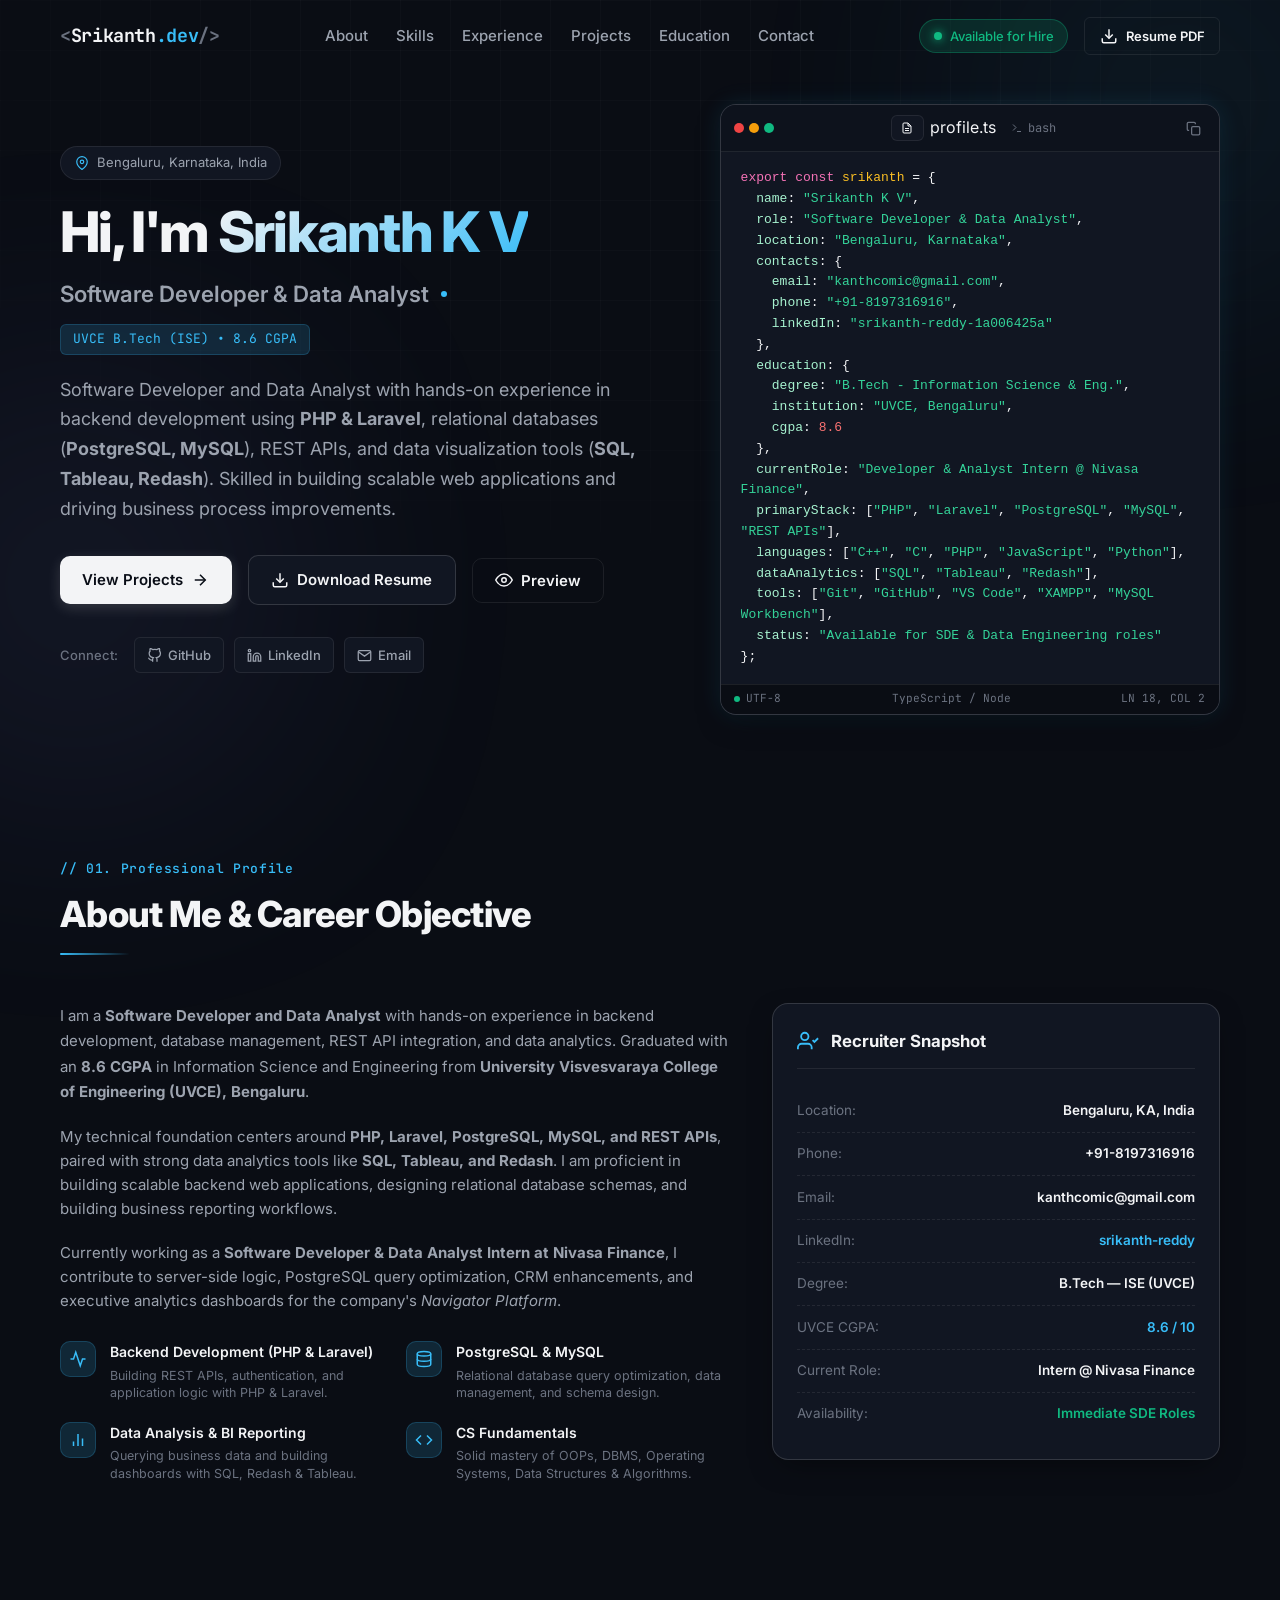
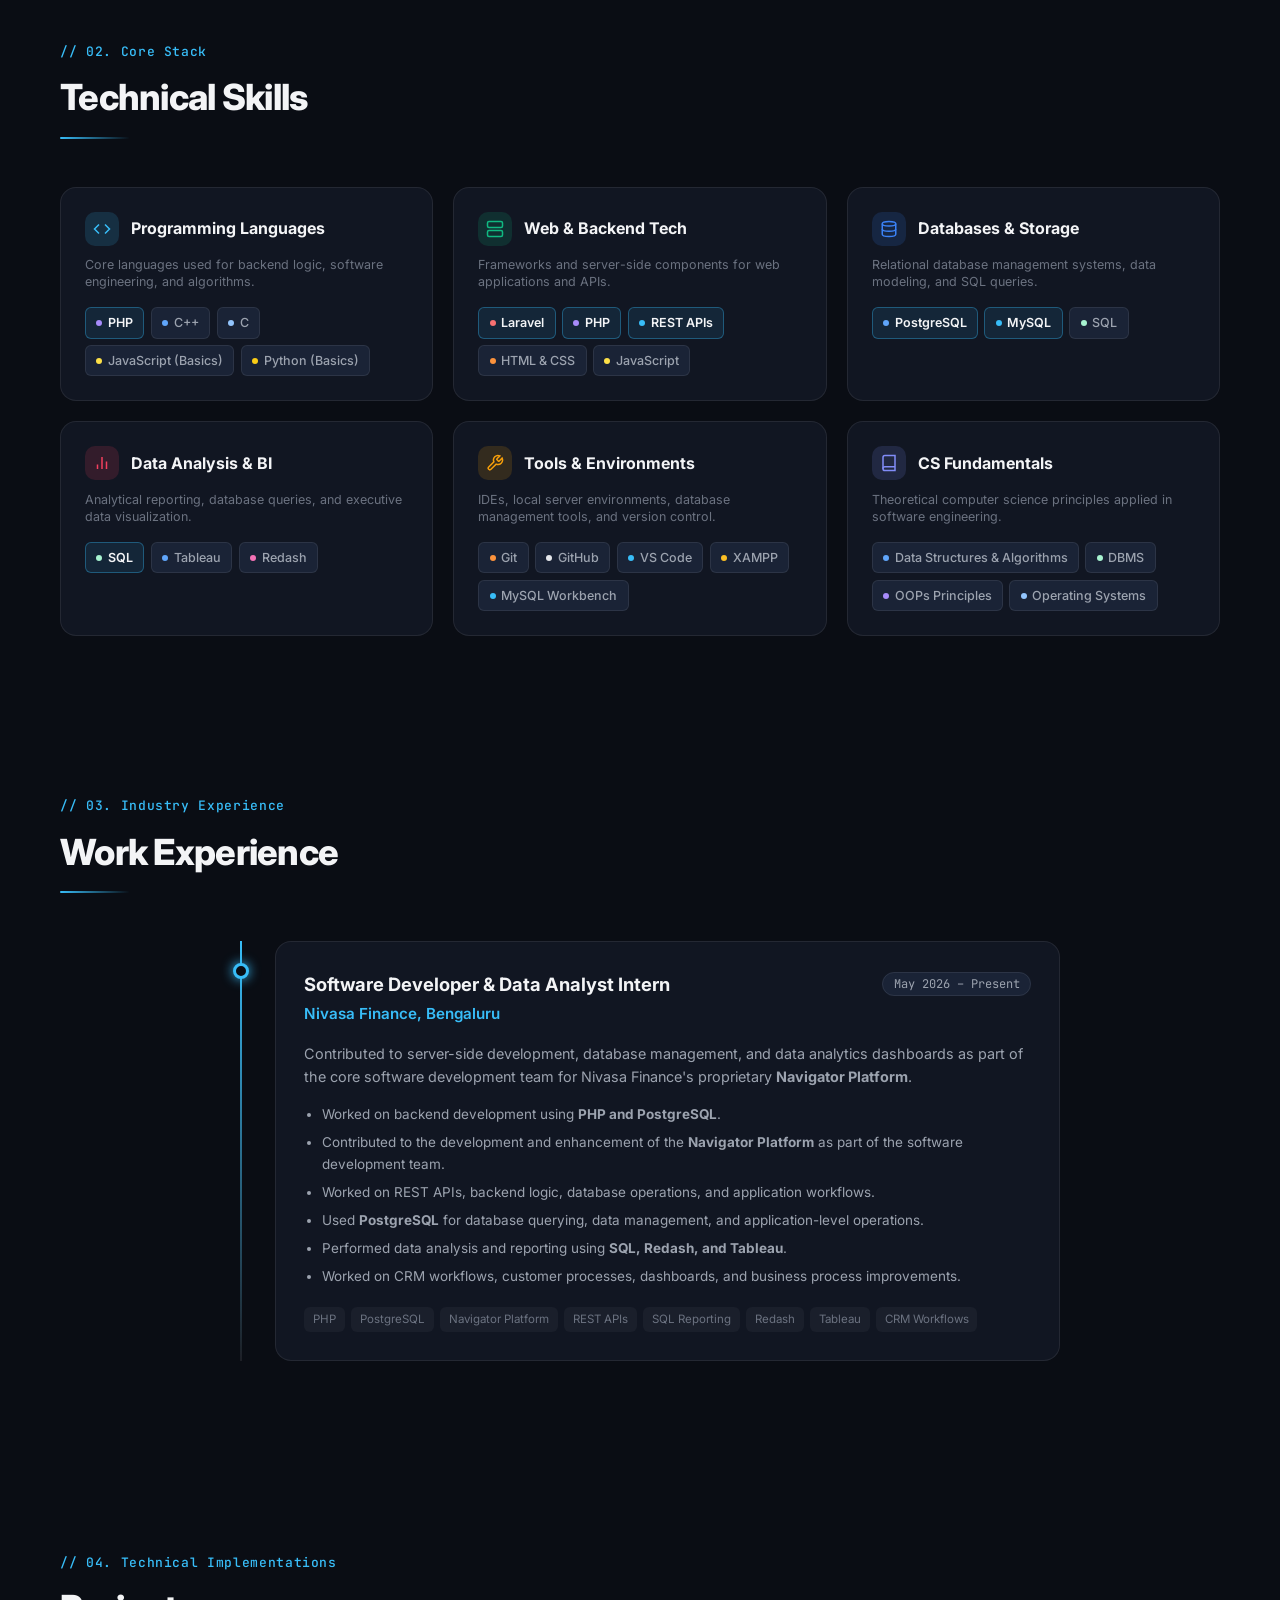
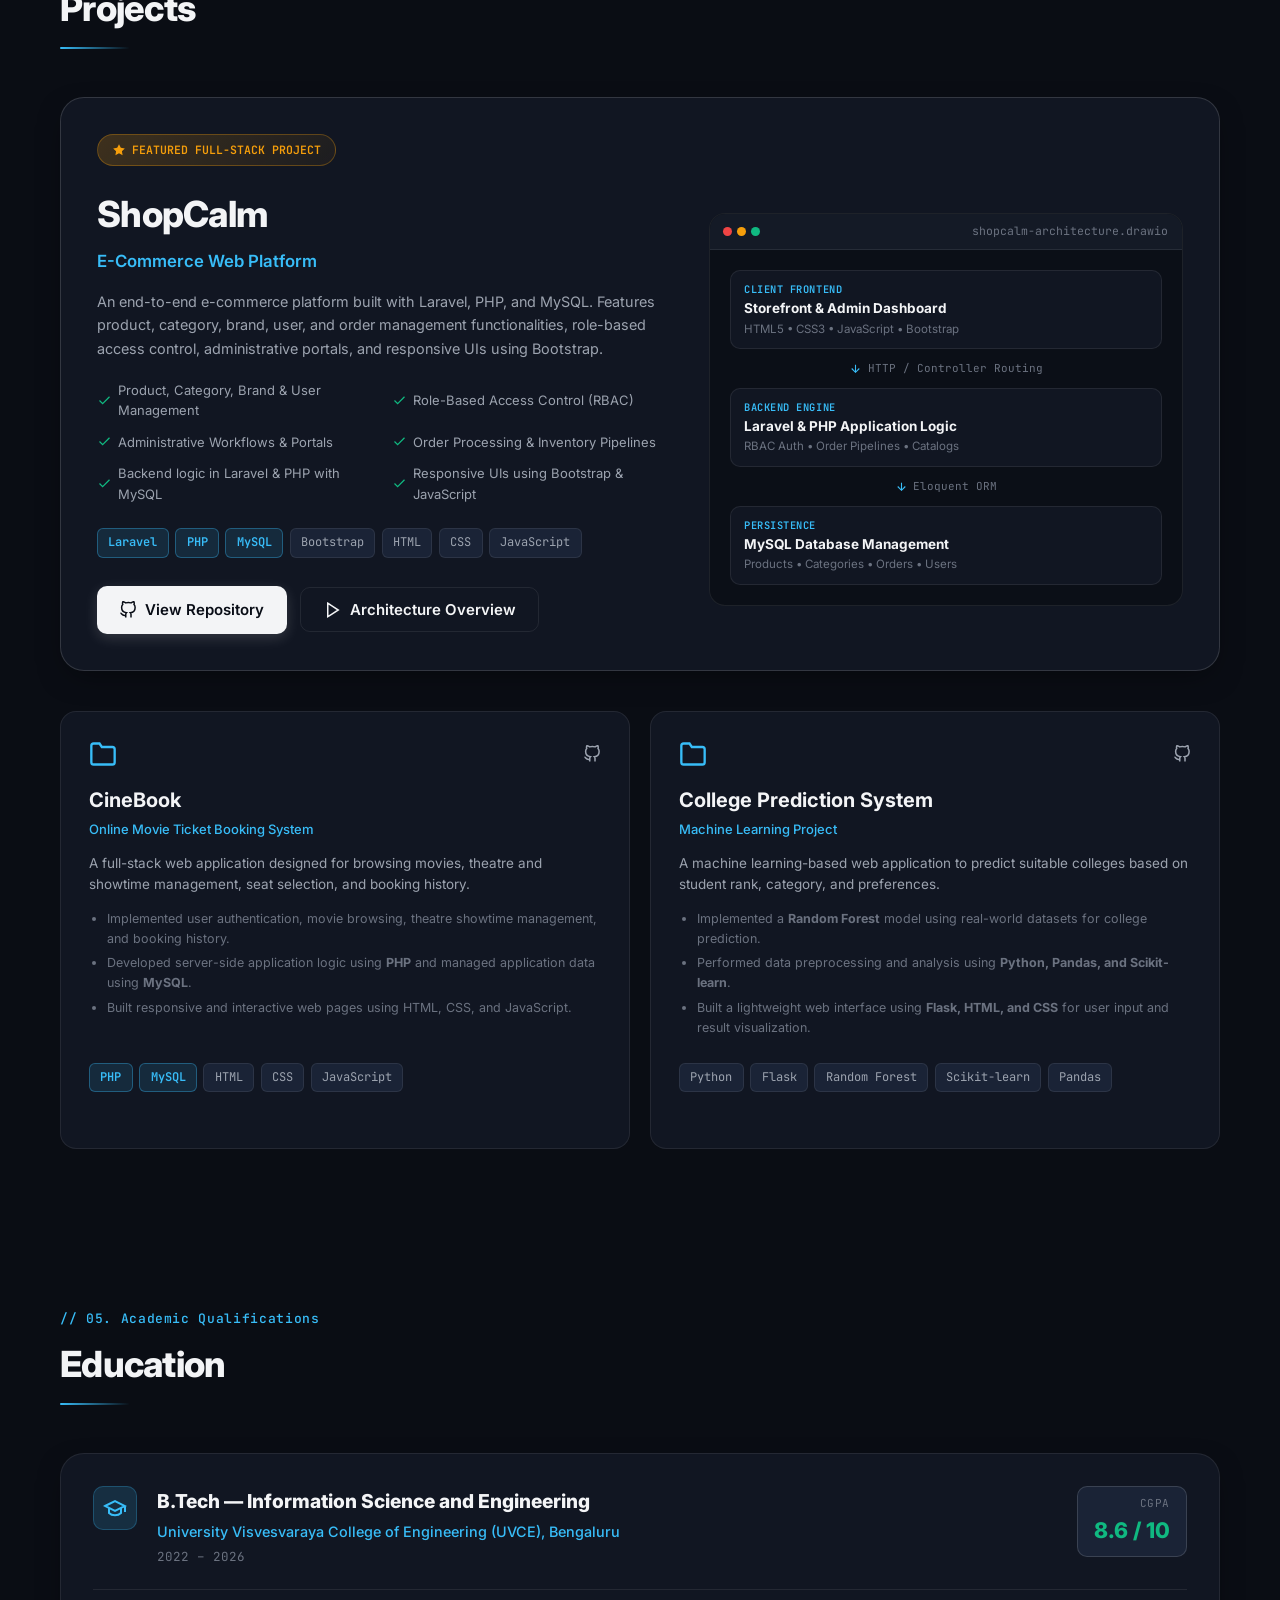
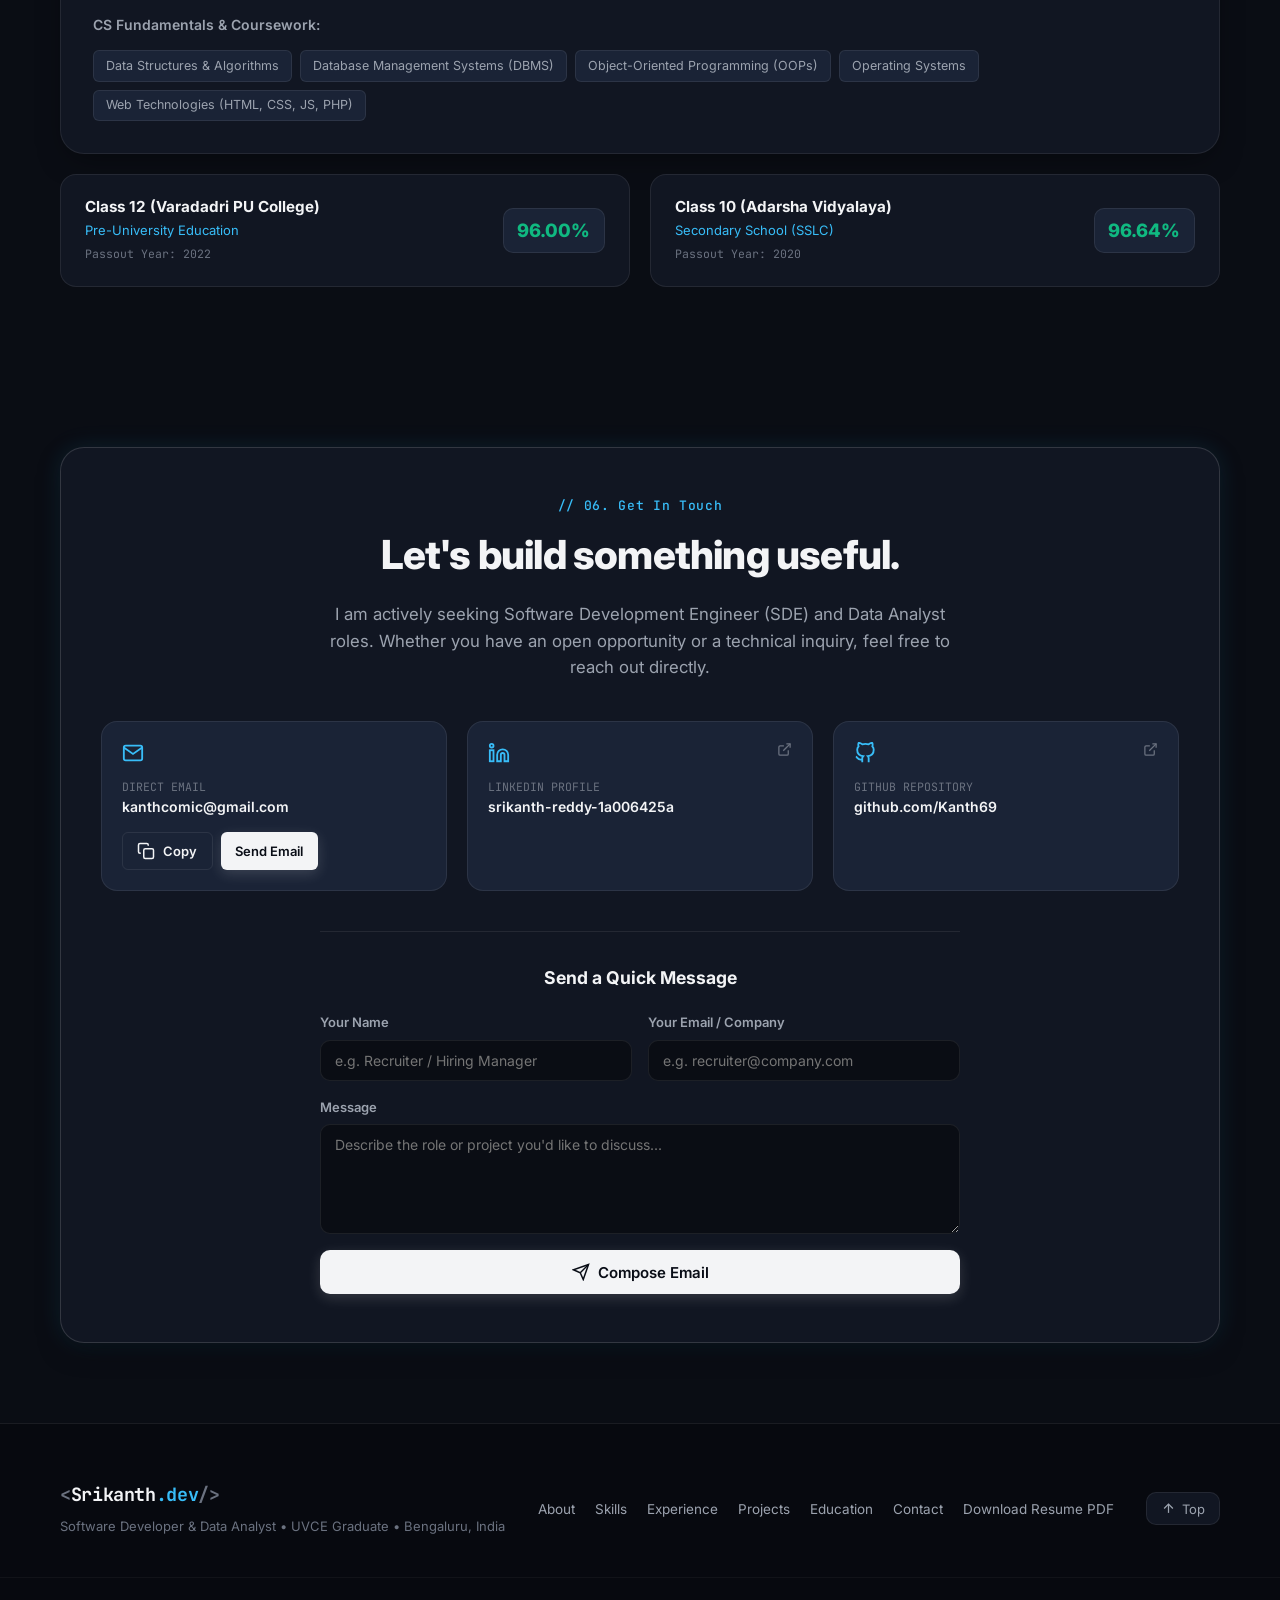
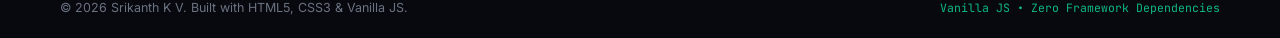
<file: index.html>
<!DOCTYPE html>
<html lang="en" class="dark">
<head>
  <meta charset="UTF-8">
  <meta name="viewport" content="width=device-width, initial-scale=1.0">
  <title>Srikanth K V | Software Developer & Data Analyst</title>
  
  <!-- SEO Meta Tags -->
  <meta name="description" content="Software Developer and Data Analyst based in Bengaluru, India. UVCE B.Tech ISE graduate (CGPA 8.6). Skilled in PHP, Laravel, PostgreSQL, MySQL, REST APIs, Python, and Data Analysis.">
  <meta name="keywords" content="Srikanth K V, Software Developer, Data Analyst, Backend Developer, UVCE, PHP, Laravel, PostgreSQL, MySQL, Python, Flask, Bengaluru">
  <meta name="author" content="Srikanth K V">
  
  <!-- Open Graph / Social Media Meta Tags -->
  <meta property="og:type" content="website">
  <meta property="og:url" content="https://kanth69.github.io/">
  <meta property="og:title" content="Srikanth K V | Software Developer & Data Analyst">
  <meta property="og:description" content="Software Developer and Data Analyst skilled in PHP, Laravel, REST APIs, PostgreSQL, MySQL, and Data Analytics. UVCE B.Tech ISE (8.6 CGPA).">
  <meta property="og:image" content="https://kanth69.github.io/og-image.png">

  <!-- Twitter Card -->
  <meta name="twitter:card" content="summary_large_image">
  <meta name="twitter:title" content="Srikanth K V | Software Developer & Data Analyst">
  <meta name="twitter:description" content="Software Developer and Data Analyst skilled in PHP, Laravel, REST APIs, PostgreSQL, MySQL, and web applications.">

  <!-- Google Fonts -->
  <link rel="preconnect" href="https://fonts.googleapis.com">
  <link rel="preconnect" href="https://fonts.gstatic.com" crossorigin>
  <link href="https://fonts.googleapis.com/css2?family=Inter:wght@300;400;500;600;700;800&family=JetBrains+Mono:wght@400;500;600&display=swap" rel="stylesheet">

  <!-- Main Stylesheet -->
  <link rel="stylesheet" href="style.css">

  <!-- Favicon -->
  <link rel="icon" type="image/svg+xml" href="data:image/svg+xml,<svg xmlns='http://www.w3.org/2000/svg' viewBox='0 0 100 100'><rect width='100' height='100' rx='20' fill='%230b0f17'/><text x='50%' y='68%' font-size='55' font-family='sans-serif' font-weight='bold' fill='%2338bdf8' text-anchor='middle'>S</text></svg>">

  <!-- JSON-LD Structured Data -->
  <script type="application/ld+json">
  {
    "@context": "https://schema.org",
    "@type": "Person",
    "name": "Srikanth K V",
    "jobTitle": "Software Developer & Data Analyst",
    "email": "kanthcomic@gmail.com",
    "telephone": "+91-8197316916",
    "address": {
      "@type": "PostalAddress",
      "addressLocality": "Bengaluru",
      "addressRegion": "Karnataka",
      "addressCountry": "India"
    },
    "alumniOf": {
      "@type": "CollegeOrUniversity",
      "name": "University Visvesvaraya College of Engineering (UVCE)"
    },
    "knowsAbout": ["PHP", "Laravel", "PostgreSQL", "MySQL", "REST APIs", "Python", "Flask", "Redash", "Tableau", "Data Analysis", "C++", "C", "Data Structures", "Algorithms", "OOPs", "DBMS", "Operating Systems"],
    "sameAs": [
      "https://github.com/Kanth69",
      "https://www.linkedin.com/in/srikanth-reddy-1a006425a"
    ]
  }
  </script>
</head>
<body>

  <!-- Background Grid & Glow Overlay -->
  <div class="bg-grid-overlay" aria-hidden="true"></div>
  <div class="bg-glow-blur bg-glow-1" aria-hidden="true"></div>
  <div class="bg-glow-blur bg-glow-2" aria-hidden="true"></div>

  <!-- Header / Sticky Navigation -->
  <header class="navbar-header" id="header">
    <div class="container navbar-container">
      <a href="#hero" class="nav-brand" aria-label="Srikanth K V Home">
        <span class="brand-code">&lt;</span>Srikanth<span class="brand-accent">.dev</span><span class="brand-code">/&gt;</span>
      </a>

      <!-- Desktop Navigation -->
      <nav class="desktop-nav" aria-label="Main Navigation">
        <ul class="nav-links">
          <li><a href="#about" class="nav-link">About</a></li>
          <li><a href="#skills" class="nav-link">Skills</a></li>
          <li><a href="#experience" class="nav-link">Experience</a></li>
          <li><a href="#projects" class="nav-link">Projects</a></li>
          <li><a href="#education" class="nav-link">Education</a></li>
          <li><a href="#contact" class="nav-link">Contact</a></li>
        </ul>
      </nav>

      <div class="nav-actions">
        <div class="status-pill d-none-mobile">
          <span class="status-dot"></span>
          <span class="status-text">Available for Hire</span>
        </div>

        <a href="Srikanth_K_V_Resume.pdf" download="Srikanth_K_V_Resume.pdf" target="_blank" class="btn btn-sm btn-outline nav-cta">
          <svg class="btn-icon" viewBox="0 0 24 24" fill="none" stroke="currentColor" stroke-width="2"><path d="M21 15v4a2 2 0 0 1-2 2H5a2 2 0 0 1-2-2v-4"></path><polyline points="7 10 12 15 17 10"></polyline><line x1="12" y1="15" x2="12" y2="3"></line></svg>
          <span>Resume PDF</span>
        </a>

        <!-- Hamburger Button for Mobile -->
        <button class="mobile-toggle" id="mobileToggle" aria-label="Toggle navigation menu" aria-expanded="false" aria-controls="mobileDrawer">
          <span class="hamburger-line"></span>
          <span class="hamburger-line"></span>
          <span class="hamburger-line"></span>
        </button>
      </div>
    </div>
  </header>

  <!-- Mobile Navigation Drawer -->
  <div class="mobile-drawer" id="mobileDrawer" aria-hidden="true">
    <div class="mobile-drawer-backdrop" id="drawerBackdrop"></div>
    <div class="mobile-drawer-content">
      <div class="mobile-drawer-header">
        <span class="brand-code">&lt;</span>Srikanth<span class="brand-accent">.dev</span><span class="brand-code">/&gt;</span>
        <button class="drawer-close" id="drawerClose" aria-label="Close menu">&times;</button>
      </div>

      <div class="status-pill mobile-status">
        <span class="status-dot"></span>
        <span class="status-text">Open for Software Engineering Roles</span>
      </div>

      <nav class="mobile-nav">
        <ul>
          <li><a href="#about" class="mobile-nav-link">About</a></li>
          <li><a href="#skills" class="mobile-nav-link">Skills</a></li>
          <li><a href="#experience" class="mobile-nav-link">Experience</a></li>
          <li><a href="#projects" class="mobile-nav-link">Projects</a></li>
          <li><a href="#education" class="mobile-nav-link">Education</a></li>
          <li><a href="#contact" class="mobile-nav-link">Contact</a></li>
          <li><a href="Srikanth_K_V_Resume.pdf" download="Srikanth_K_V_Resume.pdf" target="_blank" class="mobile-nav-link highlight-text">📥 Download Resume PDF</a></li>
        </ul>
      </nav>

      <div class="mobile-drawer-footer">
        <div class="mobile-socials">
          <a href="https://github.com/Kanth69" target="_blank" rel="noopener noreferrer" aria-label="GitHub Profile">
            <svg class="icon" viewBox="0 0 24 24" fill="none" stroke="currentColor" stroke-width="2"><path d="M9 19c-5 1.5-5-2.5-7-3m14 6v-3.87a3.37 3.37 0 0 0-.94-2.61c3.14-.35 6.44-1.54 6.44-7A5.44 5.44 0 0 0 20 4.77 5.07 5.07 0 0 0 19.91 1S18.73.65 16 2.48a13.38 13.38 0 0 0-7 0C6.27.65 5.09 1 5.09 1A5.07 5.07 0 0 0 5 4.77a5.44 5.44 0 0 0-1.5 3.78c0 5.42 3.3 6.61 6.44 7A3.37 3.37 0 0 0 9 18.13V22"></path></svg>
          </a>
          <a href="https://www.linkedin.com/in/srikanth-reddy-1a006425a" target="_blank" rel="noopener noreferrer" aria-label="LinkedIn Profile">
            <svg class="icon" viewBox="0 0 24 24" fill="none" stroke="currentColor" stroke-width="2"><path d="M16 8a6 6 0 0 1 6 6v7h-4v-7a2 2 0 0 0-2-2 2 2 0 0 0-2 2v7h-4v-7a6 6 0 0 1 6-6z"></path><rect x="2" y="9" width="4" height="12"></rect><circle cx="4" cy="4" r="2"></circle></svg>
          </a>
          <a href="mailto:kanthcomic@gmail.com" aria-label="Email Srikanth">
            <svg class="icon" viewBox="0 0 24 24" fill="none" stroke="currentColor" stroke-width="2"><path d="M4 4h16c1.1 0 2 .9 2 2v12c0 1.1-.9 2-2 2H4c-1.1 0-2-.9-2-2V6c0-1.1.9-2 2-2z"></path><polyline points="22,6 12,13 2,6"></polyline></svg>
          </a>
        </div>
      </div>
    </div>
  </div>

  <main>
    <!-- HERO SECTION -->
    <section class="hero-section" id="hero">
      <div class="container hero-grid">
        <div class="hero-content">
          <div class="hero-badge reveal">
            <span class="location-icon">
              <svg viewBox="0 0 24 24" fill="none" stroke="currentColor" stroke-width="2"><path d="M21 10c0 7-9 13-9 13s-9-6-9-13a9 9 0 0 1 18 0z"></path><circle cx="12" cy="10" r="3"></circle></svg>
            </span>
            <span>Bengaluru, Karnataka, India</span>
          </div>

          <h1 class="hero-title reveal">
            Hi, I'm <span class="text-gradient">Srikanth K V</span>
          </h1>

          <div class="hero-subtitle-wrapper reveal">
            <h2 class="hero-subtitle">Software Developer &amp; Data Analyst</h2>
            <div class="hero-subtitle-divider"></div>
            <span class="tech-accent-pill">UVCE B.Tech (ISE) • 8.6 CGPA</span>
          </div>

          <p class="hero-description reveal">
            Software Developer and Data Analyst with hands-on experience in backend development using <strong>PHP &amp; Laravel</strong>, relational databases (<strong>PostgreSQL, MySQL</strong>), REST APIs, and data visualization tools (<strong>SQL, Tableau, Redash</strong>). Skilled in building scalable web applications and driving business process improvements.
          </p>

          <div class="hero-ctas reveal">
            <a href="#projects" class="btn btn-primary btn-icon-hover">
              <span>View Projects</span>
              <svg class="btn-arrow" viewBox="0 0 24 24" fill="none" stroke="currentColor" stroke-width="2"><line x1="5" y1="12" x2="19" y2="12"></line><polyline points="12 5 19 12 12 19"></polyline></svg>
            </a>

            <a href="Srikanth_K_V_Resume.pdf" download="Srikanth_K_V_Resume.pdf" target="_blank" class="btn btn-secondary">
              <svg class="btn-icon" viewBox="0 0 24 24" fill="none" stroke="currentColor" stroke-width="2"><path d="M21 15v4a2 2 0 0 1-2 2H5a2 2 0 0 1-2-2v-4"></path><polyline points="7 10 12 15 17 10"></polyline><line x1="12" y1="15" x2="12" y2="3"></line></svg>
              <span>Download Resume</span>
            </a>

            <button class="btn btn-outline" id="resumeModalBtn">
              <svg class="btn-icon" viewBox="0 0 24 24" fill="none" stroke="currentColor" stroke-width="2"><path d="M1 12s4-8 11-8 11 8 11 8-4 8-11 8-11-8-11-8z"></path><circle cx="12" cy="12" r="3"></circle></svg>
              <span>Preview</span>
            </button>
          </div>

          <div class="hero-socials reveal">
            <span class="socials-label">Connect:</span>
            <div class="social-links">
              <a href="https://github.com/Kanth69" target="_blank" rel="noopener noreferrer" class="social-btn" aria-label="GitHub Profile">
                <svg viewBox="0 0 24 24" fill="none" stroke="currentColor" stroke-width="2"><path d="M9 19c-5 1.5-5-2.5-7-3m14 6v-3.87a3.37 3.37 0 0 0-.94-2.61c3.14-.35 6.44-1.54 6.44-7A5.44 5.44 0 0 0 20 4.77 5.07 5.07 0 0 0 19.91 1S18.73.65 16 2.48a13.38 13.38 0 0 0-7 0C6.27.65 5.09 1 5.09 1A5.07 5.07 0 0 0 5 4.77a5.44 5.44 0 0 0-1.5 3.78c0 5.42 3.3 6.61 6.44 7A3.37 3.37 0 0 0 9 18.13V22"></path></svg>
                <span>GitHub</span>
              </a>

              <a href="https://www.linkedin.com/in/srikanth-reddy-1a006425a" target="_blank" rel="noopener noreferrer" class="social-btn" aria-label="LinkedIn Profile">
                <svg viewBox="0 0 24 24" fill="none" stroke="currentColor" stroke-width="2"><path d="M16 8a6 6 0 0 1 6 6v7h-4v-7a2 2 0 0 0-2-2 2 2 0 0 0-2 2v7h-4v-7a6 6 0 0 1 6-6z"></path><rect x="2" y="9" width="4" height="12"></rect><circle cx="4" cy="4" r="2"></circle></svg>
                <span>LinkedIn</span>
              </a>

              <a href="mailto:kanthcomic@gmail.com" class="social-btn" aria-label="Send Email">
                <svg viewBox="0 0 24 24" fill="none" stroke="currentColor" stroke-width="2"><path d="M4 4h16c1.1 0 2 .9 2 2v12c0 1.1-.9 2-2 2H4c-1.1 0-2-.9-2-2V6c0-1.1.9-2 2-2z"></path><polyline points="22,6 12,13 2,6"></polyline></svg>
                <span>Email</span>
              </a>
            </div>
          </div>
        </div>

        <!-- Terminal / IDE Interface Card -->
        <div class="hero-terminal-container reveal">
          <div class="terminal-card">
            <!-- Terminal Header / Window Controls -->
            <div class="terminal-header">
              <div class="window-controls">
                <span class="control close"></span>
                <span class="control minimize"></span>
                <span class="control maximize"></span>
              </div>
              <div class="terminal-tabs">
                <button class="terminal-tab active" data-tab="tab-config">
                  <svg class="tab-icon" viewBox="0 0 24 24" fill="none" stroke="currentColor" stroke-width="2"><path d="M14 2H6a2 2 0 0 0-2 2v16a2 2 0 0 0 2 2h12a2 2 0 0 0 2-2V8z"></path><polyline points="14 2 14 8 20 8"></polyline><line x1="16" y1="13" x2="8" y2="13"></line><line x1="16" y1="17" x2="8" y2="17"></line></button>
                  <span>profile.ts</span>
                </button>
                <button class="terminal-tab" data-tab="tab-terminal">
                  <svg class="tab-icon" viewBox="0 0 24 24" fill="none" stroke="currentColor" stroke-width="2"><polyline points="4 17 10 11 4 5"></polyline><line x1="12" y1="19" x2="20" y2="19"></line></svg>
                  <span>bash</span>
                </button>
              </div>
              <button class="terminal-copy-btn" id="copyCodeBtn" aria-label="Copy snippet code" title="Copy Code">
                <svg viewBox="0 0 24 24" fill="none" stroke="currentColor" stroke-width="2"><rect x="9" y="9" width="13" height="13" rx="2" ry="2"></rect><path d="M5 15H4a2 2 0 0 1-2-2V4a2 2 0 0 1 2-2h9a2 2 0 0 1 2 2v1"></path></svg>
              </button>
            </div>

            <!-- Terminal Body -->
            <div class="terminal-body">
              <!-- Tab 1: TypeScript Config -->
              <div class="terminal-pane active" id="tab-config">
                <pre class="code-block"><code><span class="code-keyword">export const</span> <span class="code-variable">srikanth</span> = {
  <span class="code-property">name</span>: <span class="code-string">"Srikanth K V"</span>,
  <span class="code-property">role</span>: <span class="code-string">"Software Developer & Data Analyst"</span>,
  <span class="code-property">location</span>: <span class="code-string">"Bengaluru, Karnataka"</span>,
  <span class="code-property">contacts</span>: {
    <span class="code-property">email</span>: <span class="code-string">"kanthcomic@gmail.com"</span>,
    <span class="code-property">phone</span>: <span class="code-string">"+91-8197316916"</span>,
    <span class="code-property">linkedIn</span>: <span class="code-string">"srikanth-reddy-1a006425a"</span>
  },
  <span class="code-property">education</span>: {
    <span class="code-property">degree</span>: <span class="code-string">"B.Tech - Information Science & Eng."</span>,
    <span class="code-property">institution</span>: <span class="code-string">"UVCE, Bengaluru"</span>,
    <span class="code-property">cgpa</span>: <span class="code-number">8.6</span>
  },
  <span class="code-property">currentRole</span>: <span class="code-string">"Developer & Analyst Intern @ Nivasa Finance"</span>,
  <span class="code-property">primaryStack</span>: [<span class="code-string">"PHP"</span>, <span class="code-string">"Laravel"</span>, <span class="code-string">"PostgreSQL"</span>, <span class="code-string">"MySQL"</span>, <span class="code-string">"REST APIs"</span>],
  <span class="code-property">languages</span>: [<span class="code-string">"C++"</span>, <span class="code-string">"C"</span>, <span class="code-string">"PHP"</span>, <span class="code-string">"JavaScript"</span>, <span class="code-string">"Python"</span>],
  <span class="code-property">dataAnalytics</span>: [<span class="code-string">"SQL"</span>, <span class="code-string">"Tableau"</span>, <span class="code-string">"Redash"</span>],
  <span class="code-property">tools</span>: [<span class="code-string">"Git"</span>, <span class="code-string">"GitHub"</span>, <span class="code-string">"VS Code"</span>, <span class="code-string">"XAMPP"</span>, <span class="code-string">"MySQL Workbench"</span>],
  <span class="code-property">status</span>: <span class="code-string">"Available for SDE & Data Engineering roles"</span>
};</code></pre>
              </div>

              <!-- Tab 2: Interactive Bash -->
              <div class="terminal-pane" id="tab-terminal">
                <div class="cli-output" id="cliOutput">
                  <div class="cli-line"><span class="cli-prompt">visitor@srikanth-dev:~$</span> <span class="cli-cmd">srikanth --summary</span></div>
                  <div class="cli-result">
                    <p>👨‍💻 Srikanth K V | Software Developer &amp; Data Analyst</p>
                    <p>🎓 UVCE ISE Graduate (CGPA 8.6) | 12th: 96.00% | 10th: 96.64%</p>
                    <p>⚡ Primary Stack: PHP • Laravel • PostgreSQL • MySQL • REST APIs • SQL</p>
                    <p>💼 Intern @ Nivasa Finance — Navigator Platform &amp; CRM Dashboards</p>
                  </div>
                  <div class="cli-line"><span class="cli-prompt">visitor@srikanth-dev:~$</span> <span class="cli-cmd">git status</span></div>
                  <div class="cli-result">
                    <p class="text-emerald">On branch main. Ready to build scalable backend &amp; web solutions.</p>
                  </div>
                </div>
                <div class="cli-input-line">
                  <span class="cli-prompt">visitor@srikanth-dev:~$</span>
                  <input type="text" id="cliInput" class="cli-input" placeholder="type 'help' or 'skills'..." aria-label="Terminal command input" autocomplete="off">
                </div>
              </div>
            </div>

            <!-- Terminal Footer Status -->
            <div class="terminal-footer">
              <span class="term-status"><span class="status-indicator"></span> UTF-8</span>
              <span class="term-status">TypeScript / Node</span>
              <span class="term-status">LN 18, COL 2</span>
            </div>
          </div>
        </div>
      </div>
    </section>

    <!-- ABOUT SECTION -->
    <section class="section about-section" id="about">
      <div class="container">
        <div class="section-header reveal">
          <span class="section-subtitle">// 01. Professional Profile</span>
          <h2 class="section-title">About Me &amp; Career Objective</h2>
          <div class="section-line"></div>
        </div>

        <div class="about-grid">
          <div class="about-text-content reveal">
            <p class="about-paragraph lead-paragraph">
              I am a <strong>Software Developer and Data Analyst</strong> with hands-on experience in backend development, database management, REST API integration, and data analytics. Graduated with an <strong>8.6 CGPA</strong> in Information Science and Engineering from <strong>University Visvesvaraya College of Engineering (UVCE), Bengaluru</strong>.
            </p>

            <p class="about-paragraph">
              My technical foundation centers around <strong>PHP, Laravel, PostgreSQL, MySQL, and REST APIs</strong>, paired with strong data analytics tools like <strong>SQL, Tableau, and Redash</strong>. I am proficient in building scalable backend web applications, designing relational database schemas, and building business reporting workflows.
            </p>

            <p class="about-paragraph">
              Currently working as a <strong>Software Developer &amp; Data Analyst Intern at Nivasa Finance</strong>, I contribute to server-side logic, PostgreSQL query optimization, CRM enhancements, and executive analytics dashboards for the company's <em>Navigator Platform</em>.
            </p>

            <div class="about-highlights">
              <div class="highlight-item">
                <div class="highlight-icon">
                  <svg viewBox="0 0 24 24" fill="none" stroke="currentColor" stroke-width="2"><path d="M22 12h-4l-3 9L9 3l-3 9H2"></path></svg>
                </div>
                <div class="highlight-info">
                  <h4>Backend Development (PHP &amp; Laravel)</h4>
                  <p>Building REST APIs, authentication, and application logic with PHP &amp; Laravel.</p>
                </div>
              </div>

              <div class="highlight-item">
                <div class="highlight-icon">
                  <svg viewBox="0 0 24 24" fill="none" stroke="currentColor" stroke-width="2"><ellipse cx="12" cy="5" rx="9" ry="3"></ellipse><path d="M21 12c0 1.66-4 3-9 3s-9-1.34-9-3"></path><path d="M3 5v14c0 1.66 4 3 9 3s9-1.34 9-3V5"></path></svg>
                </div>
                <div class="highlight-info">
                  <h4>PostgreSQL &amp; MySQL</h4>
                  <p>Relational database query optimization, data management, and schema design.</p>
                </div>
              </div>

              <div class="highlight-item">
                <div class="highlight-icon">
                  <svg viewBox="0 0 24 24" fill="none" stroke="currentColor" stroke-width="2"><line x1="18" y1="20" x2="18" y2="10"></line><line x1="12" y1="20" x2="12" y2="4"></line><line x1="6" y1="20" x2="6" y2="14"></line></svg>
                </div>
                <div class="highlight-info">
                  <h4>Data Analysis &amp; BI Reporting</h4>
                  <p>Querying business data and building dashboards with SQL, Redash &amp; Tableau.</p>
                </div>
              </div>

              <div class="highlight-item">
                <div class="highlight-icon">
                  <svg viewBox="0 0 24 24" fill="none" stroke="currentColor" stroke-width="2"><polyline points="16 18 22 12 16 6"></polyline><polyline points="8 6 2 12 8 18"></polyline></svg>
                </div>
                <div class="highlight-info">
                  <h4>CS Fundamentals</h4>
                  <p>Solid mastery of OOPs, DBMS, Operating Systems, Data Structures &amp; Algorithms.</p>
                </div>
              </div>
            </div>
          </div>

          <div class="about-card-column reveal">
            <div class="info-card info-card-primary">
              <div class="info-card-header">
                <svg class="info-icon" viewBox="0 0 24 24" fill="none" stroke="currentColor" stroke-width="2"><path d="M16 21v-2a4 4 0 0 0-4-4H5a4 4 0 0 0-4 4v2"></path><circle cx="8.5" cy="7" r="4"></circle><polyline points="17 11 19 13 23 9"></polyline></svg>
                <h3>Recruiter Snapshot</h3>
              </div>
              <ul class="quick-facts-list">
                <li>
                  <span class="fact-label">Location:</span>
                  <span class="fact-value">Bengaluru, KA, India</span>
                </li>
                <li>
                  <span class="fact-label">Phone:</span>
                  <span class="fact-value">+91-8197316916</span>
                </li>
                <li>
                  <span class="fact-label">Email:</span>
                  <span class="fact-value">kanthcomic@gmail.com</span>
                </li>
                <li>
                  <span class="fact-label">LinkedIn:</span>
                  <span class="fact-value"><a href="https://www.linkedin.com/in/srikanth-reddy-1a006425a" target="_blank" rel="noopener noreferrer" class="highlight-text">srikanth-reddy</a></span>
                </li>
                <li>
                  <span class="fact-label">Degree:</span>
                  <span class="fact-value">B.Tech — ISE (UVCE)</span>
                </li>
                <li>
                  <span class="fact-label">UVCE CGPA:</span>
                  <span class="fact-value highlight-text">8.6 / 10</span>
                </li>
                <li>
                  <span class="fact-label">Current Role:</span>
                  <span class="fact-value">Intern @ Nivasa Finance</span>
                </li>
                <li>
                  <span class="fact-label">Availability:</span>
                  <span class="fact-value status-available">Immediate SDE Roles</span>
                </li>
              </ul>
            </div>
          </div>
        </div>
      </div>
    </section>

    <!-- TECHNICAL SKILLS SECTION -->
    <section class="section skills-section" id="skills">
      <div class="container">
        <div class="section-header reveal">
          <span class="section-subtitle">// 02. Core Stack</span>
          <h2 class="section-title">Technical Skills</h2>
          <div class="section-line"></div>
        </div>

        <!-- Skills Category Cards Grid -->
        <div class="skills-grid">
          
          <!-- Category 1: Programming Languages -->
          <div class="skill-category-card reveal">
            <div class="skill-card-header">
              <div class="category-icon icon-cyan">
                <svg viewBox="0 0 24 24" fill="none" stroke="currentColor" stroke-width="2"><polyline points="16 18 22 12 16 6"></polyline><polyline points="8 6 2 12 8 18"></polyline></svg>
              </div>
              <h3>Programming Languages</h3>
            </div>
            <p class="category-desc">Core languages used for backend logic, software engineering, and algorithms.</p>
            <div class="skill-badges">
              <span class="skill-badge badge-featured"><span class="badge-dot dot-php"></span>PHP</span>
              <span class="skill-badge"><span class="badge-dot dot-cpp"></span>C++</span>
              <span class="skill-badge"><span class="badge-dot dot-c"></span>C</span>
              <span class="skill-badge"><span class="badge-dot dot-js"></span>JavaScript (Basics)</span>
              <span class="skill-badge"><span class="badge-dot dot-python"></span>Python (Basics)</span>
            </div>
          </div>

          <!-- Category 2: Web & Backend Technologies -->
          <div class="skill-category-card reveal">
            <div class="skill-card-header">
              <div class="category-icon icon-emerald">
                <svg viewBox="0 0 24 24" fill="none" stroke="currentColor" stroke-width="2"><rect x="2" y="2" width="20" height="8" rx="2" ry="2"></rect><rect x="2" y="14" width="20" height="8" rx="2" ry="2"></rect><line x1="6" y1="6" x2="6.01" y2="6"></line><line x1="6" y1="18" x2="6.01" y2="18"></line></svg>
              </div>
              <h3>Web &amp; Backend Tech</h3>
            </div>
            <p class="category-desc">Frameworks and server-side components for web applications and APIs.</p>
            <div class="skill-badges">
              <span class="skill-badge badge-featured"><span class="badge-dot dot-laravel"></span>Laravel</span>
              <span class="skill-badge badge-featured"><span class="badge-dot dot-php"></span>PHP</span>
              <span class="skill-badge badge-featured"><span class="badge-dot dot-api"></span>REST APIs</span>
              <span class="skill-badge"><span class="badge-dot dot-html"></span>HTML &amp; CSS</span>
              <span class="skill-badge"><span class="badge-dot dot-js"></span>JavaScript</span>
            </div>
          </div>

          <!-- Category 3: Databases -->
          <div class="skill-category-card reveal">
            <div class="skill-card-header">
              <div class="category-icon icon-blue">
                <svg viewBox="0 0 24 24" fill="none" stroke="currentColor" stroke-width="2"><ellipse cx="12" cy="5" rx="9" ry="3"></ellipse><path d="M21 12c0 1.66-4 3-9 3s-9-1.34-9-3"></path><path d="M3 5v14c0 1.66 4 3 9 3s9-1.34 9-3V5"></path></svg>
              </div>
              <h3>Databases &amp; Storage</h3>
            </div>
            <p class="category-desc">Relational database management systems, data modeling, and SQL queries.</p>
            <div class="skill-badges">
              <span class="skill-badge badge-featured"><span class="badge-dot dot-postgres"></span>PostgreSQL</span>
              <span class="skill-badge badge-featured"><span class="badge-dot dot-mysql"></span>MySQL</span>
              <span class="skill-badge"><span class="badge-dot dot-sql"></span>SQL</span>
            </div>
          </div>

          <!-- Category 4: Data Analysis -->
          <div class="skill-category-card reveal">
            <div class="skill-card-header">
              <div class="category-icon icon-rose">
                <svg viewBox="0 0 24 24" fill="none" stroke="currentColor" stroke-width="2"><line x1="18" y1="20" x2="18" y2="10"></line><line x1="12" y1="20" x2="12" y2="4"></line><line x1="6" y1="20" x2="6" y2="14"></line></svg>
              </div>
              <h3>Data Analysis &amp; BI</h3>
            </div>
            <p class="category-desc">Analytical reporting, database queries, and executive data visualization.</p>
            <div class="skill-badges">
              <span class="skill-badge badge-featured"><span class="badge-dot dot-sql"></span>SQL</span>
              <span class="skill-badge"><span class="badge-dot dot-tableau"></span>Tableau</span>
              <span class="skill-badge"><span class="badge-dot dot-redash"></span>Redash</span>
            </div>
          </div>

          <!-- Category 5: Tools & Development Environments -->
          <div class="skill-category-card reveal">
            <div class="skill-card-header">
              <div class="category-icon icon-amber">
                <svg viewBox="0 0 24 24" fill="none" stroke="currentColor" stroke-width="2"><path d="M14.7 6.3a1 1 0 0 0 0 1.4l1.6 1.6a1 1 0 0 0 1.4 0l3.77-3.77a6 6 0 0 1-7.94 7.94l-6.91 6.91a2.12 2.12 0 0 1-3-3l6.91-6.91a6 6 0 0 1 7.94-7.94l-3.76 3.76z"></path></svg>
              </div>
              <h3>Tools &amp; Environments</h3>
            </div>
            <p class="category-desc">IDEs, local server environments, database management tools, and version control.</p>
            <div class="skill-badges">
              <span class="skill-badge"><span class="badge-dot dot-git"></span>Git</span>
              <span class="skill-badge"><span class="badge-dot dot-github"></span>GitHub</span>
              <span class="skill-badge"><span class="badge-dot dot-vscode"></span>VS Code</span>
              <span class="skill-badge"><span class="badge-dot dot-xampp"></span>XAMPP</span>
              <span class="skill-badge"><span class="badge-dot dot-mysql"></span>MySQL Workbench</span>
            </div>
          </div>

          <!-- Category 6: CS Fundamentals -->
          <div class="skill-category-card reveal">
            <div class="skill-card-header">
              <div class="category-icon icon-purple">
                <svg viewBox="0 0 24 24" fill="none" stroke="currentColor" stroke-width="2"><path d="M4 19.5A2.5 2.5 0 0 1 6.5 17H20"></path><path d="M6.5 2H20v20H6.5A2.5 2.5 0 0 1 4 19.5v-15A2.5 2.5 0 0 1 6.5 2z"></path></svg>
              </div>
              <h3>CS Fundamentals</h3>
            </div>
            <p class="category-desc">Theoretical computer science principles applied in software engineering.</p>
            <div class="skill-badges">
              <span class="skill-badge"><span class="badge-dot dot-cpp"></span>Data Structures &amp; Algorithms</span>
              <span class="skill-badge"><span class="badge-dot dot-sql"></span>DBMS</span>
              <span class="skill-badge"><span class="badge-dot dot-php"></span>OOPs Principles</span>
              <span class="skill-badge"><span class="badge-dot dot-c"></span>Operating Systems</span>
            </div>
          </div>

        </div>
      </div>
    </section>

    <!-- EXPERIENCE SECTION -->
    <section class="section experience-section" id="experience">
      <div class="container">
        <div class="section-header reveal">
          <span class="section-subtitle">// 03. Industry Experience</span>
          <h2 class="section-title">Work Experience</h2>
          <div class="section-line"></div>
        </div>

        <div class="timeline-container">
          <div class="timeline-track"></div>

          <!-- Nivasa Finance Experience Card -->
          <div class="timeline-item reveal">
            <div class="timeline-dot"></div>
            <div class="timeline-card">
              <div class="timeline-header">
                <div>
                  <h3 class="timeline-role">Software Developer &amp; Data Analyst Intern</h3>
                  <h4 class="timeline-company">Nivasa Finance, Bengaluru</h4>
                </div>
                <div class="timeline-period">
                  <span class="badge badge-date">May 2026 – Present</span>
                </div>
              </div>

              <p class="timeline-description">
                Contributed to server-side development, database management, and data analytics dashboards as part of the core software development team for Nivasa Finance's proprietary <strong>Navigator Platform</strong>.
              </p>

              <ul class="timeline-bullets">
                <li>Worked on backend development using <strong>PHP and PostgreSQL</strong>.</li>
                <li>Contributed to the development and enhancement of the <strong>Navigator Platform</strong> as part of the software development team.</li>
                <li>Worked on REST APIs, backend logic, database operations, and application workflows.</li>
                <li>Used <strong>PostgreSQL</strong> for database querying, data management, and application-level operations.</li>
                <li>Performed data analysis and reporting using <strong>SQL, Redash, and Tableau</strong>.</li>
                <li>Worked on CRM workflows, customer processes, dashboards, and business process improvements.</li>
              </ul>

              <div class="timeline-tags">
                <span class="tag">PHP</span>
                <span class="tag">PostgreSQL</span>
                <span class="tag">Navigator Platform</span>
                <span class="tag">REST APIs</span>
                <span class="tag">SQL Reporting</span>
                <span class="tag">Redash</span>
                <span class="tag">Tableau</span>
                <span class="tag">CRM Workflows</span>
              </div>
            </div>
          </div>

        </div>
      </div>
    </section>

    <!-- FEATURED PROJECTS SECTION -->
    <section class="section projects-section" id="projects">
      <div class="container">
        <div class="section-header reveal">
          <span class="section-subtitle">// 04. Technical Implementations</span>
          <h2 class="section-title">Projects</h2>
          <div class="section-line"></div>
        </div>

        <!-- HERO FEATURED PROJECT: ShopCalm -->
        <div class="featured-project-card reveal">
          <div class="featured-badge">
            <svg class="star-icon" viewBox="0 0 24 24" fill="currentColor"><polygon points="12 2 15.09 8.26 22 9.27 17 14.14 18.18 21.02 12 17.77 5.82 21.02 7 14.14 2 9.27 8.91 8.26 12 2"></polygon></svg>
            <span>FEATURED FULL-STACK PROJECT</span>
          </div>

          <div class="featured-grid">
            <div class="featured-content">
              <h3 class="featured-title">ShopCalm</h3>
              <p class="featured-subtitle">E-Commerce Web Platform</p>
              
              <p class="featured-desc">
                An end-to-end e-commerce platform built with Laravel, PHP, and MySQL. Features product, category, brand, user, and order management functionalities, role-based access control, administrative portals, and responsive UIs using Bootstrap.
              </p>

              <div class="featured-features-grid">
                <div class="feature-item">
                  <svg class="check-icon" viewBox="0 0 24 24" fill="none" stroke="currentColor" stroke-width="2"><polyline points="20 6 9 17 4 12"></polyline></svg>
                  <span>Product, Category, Brand &amp; User Management</span>
                </div>
                <div class="feature-item">
                  <svg class="check-icon" viewBox="0 0 24 24" fill="none" stroke="currentColor" stroke-width="2"><polyline points="20 6 9 17 4 12"></polyline></svg>
                  <span>Role-Based Access Control (RBAC)</span>
                </div>
                <div class="feature-item">
                  <svg class="check-icon" viewBox="0 0 24 24" fill="none" stroke="currentColor" stroke-width="2"><polyline points="20 6 9 17 4 12"></polyline></svg>
                  <span>Administrative Workflows &amp; Portals</span>
                </div>
                <div class="feature-item">
                  <svg class="check-icon" viewBox="0 0 24 24" fill="none" stroke="currentColor" stroke-width="2"><polyline points="20 6 9 17 4 12"></polyline></svg>
                  <span>Order Processing &amp; Inventory Pipelines</span>
                </div>
                <div class="feature-item">
                  <svg class="check-icon" viewBox="0 0 24 24" fill="none" stroke="currentColor" stroke-width="2"><polyline points="20 6 9 17 4 12"></polyline></svg>
                  <span>Backend logic in Laravel &amp; PHP with MySQL</span>
                </div>
                <div class="feature-item">
                  <svg class="check-icon" viewBox="0 0 24 24" fill="none" stroke="currentColor" stroke-width="2"><polyline points="20 6 9 17 4 12"></polyline></svg>
                  <span>Responsive UIs using Bootstrap &amp; JavaScript</span>
                </div>
              </div>

              <div class="tech-stack-row">
                <span class="tech-pill tech-featured">Laravel</span>
                <span class="tech-pill tech-featured">PHP</span>
                <span class="tech-pill tech-featured">MySQL</span>
                <span class="tech-pill">Bootstrap</span>
                <span class="tech-pill">HTML</span>
                <span class="tech-pill">CSS</span>
                <span class="tech-pill">JavaScript</span>
              </div>

              <div class="project-actions">
                <a href="https://github.com/Kanth69/shopcalm" target="_blank" rel="noopener noreferrer" class="btn btn-primary">
                  <svg class="btn-icon" viewBox="0 0 24 24" fill="none" stroke="currentColor" stroke-width="2"><path d="M9 19c-5 1.5-5-2.5-7-3m14 6v-3.87a3.37 3.37 0 0 0-.94-2.61c3.14-.35 6.44-1.54 6.44-7A5.44 5.44 0 0 0 20 4.77 5.07 5.07 0 0 0 19.91 1S18.73.65 16 2.48a13.38 13.38 0 0 0-7 0C6.27.65 5.09 1 5.09 1A5.07 5.07 0 0 0 5 4.77a5.44 5.44 0 0 0-1.5 3.78c0 5.42 3.3 6.61 6.44 7A3.37 3.37 0 0 0 9 18.13V22"></path></svg>
                  <span>View Repository</span>
                </a>

                <button class="btn btn-outline" id="demoShopCalmBtn">
                  <svg class="btn-icon" viewBox="0 0 24 24" fill="none" stroke="currentColor" stroke-width="2"><polygon points="5 3 19 12 5 21 5 3"></polygon></svg>
                  <span>Architecture Overview</span>
                </button>
              </div>
            </div>

            <!-- Visual Architecture Mockup -->
            <div class="featured-visual">
              <div class="architecture-window">
                <div class="window-bar">
                  <span class="dot red"></span>
                  <span class="dot yellow"></span>
                  <span class="dot green"></span>
                  <span class="window-title">shopcalm-architecture.drawio</span>
                </div>
                <div class="architecture-diagram">
                  <div class="arch-node client-node">
                    <span class="node-type">CLIENT FRONTEND</span>
                    <span class="node-title">Storefront &amp; Admin Dashboard</span>
                    <span class="node-tech">HTML5 • CSS3 • JavaScript • Bootstrap</span>
                  </div>
                  <div class="arch-connector">
                    <svg viewBox="0 0 24 24" fill="none" stroke="currentColor" stroke-width="2"><line x1="12" y1="5" x2="12" y2="19"></line><polyline points="19 12 12 19 5 12"></polyline></svg>
                    <span>HTTP / Controller Routing</span>
                  </div>
                  <div class="arch-node server-node">
                    <span class="node-type">BACKEND ENGINE</span>
                    <span class="node-title">Laravel &amp; PHP Application Logic</span>
                    <span class="node-tech">RBAC Auth • Order Pipelines • Catalogs</span>
                  </div>
                  <div class="arch-connector">
                    <svg viewBox="0 0 24 24" fill="none" stroke="currentColor" stroke-width="2"><line x1="12" y1="5" x2="12" y2="19"></line><polyline points="19 12 12 19 5 12"></polyline></svg>
                    <span>Eloquent ORM</span>
                  </div>
                  <div class="arch-node db-node">
                    <span class="node-type">PERSISTENCE</span>
                    <span class="node-title">MySQL Database Management</span>
                    <span class="node-tech">Products • Categories • Orders • Users</span>
                  </div>
                </div>
              </div>
            </div>

          </div>
        </div>

        <!-- OTHER PROJECTS GRID -->
        <div class="projects-grid">

          <!-- Project 2: CineBook -->
          <div class="project-card reveal">
            <div class="project-card-header">
              <div class="project-folder-icon">
                <svg viewBox="0 0 24 24" fill="none" stroke="currentColor" stroke-width="2"><path d="M22 19a2 2 0 0 1-2 2H4a2 2 0 0 1-2-2V5a2 2 0 0 1 2-2h5l2 3h9a2 2 0 0 1 2 2z"></path></svg>
              </div>
              <div class="project-links">
                <a href="https://github.com/Kanth69" target="_blank" rel="noopener noreferrer" aria-label="GitHub Repository">
                  <svg viewBox="0 0 24 24" fill="none" stroke="currentColor" stroke-width="2"><path d="M9 19c-5 1.5-5-2.5-7-3m14 6v-3.87a3.37 3.37 0 0 0-.94-2.61c3.14-.35 6.44-1.54 6.44-7A5.44 5.44 0 0 0 20 4.77 5.07 5.07 0 0 0 19.91 1S18.73.65 16 2.48a13.38 13.38 0 0 0-7 0C6.27.65 5.09 1 5.09 1A5.07 5.07 0 0 0 5 4.77a5.44 5.44 0 0 0-1.5 3.78c0 5.42 3.3 6.61 6.44 7A3.37 3.37 0 0 0 9 18.13V22"></path></svg>
                </a>
              </div>
            </div>

            <h3 class="project-title">CineBook</h3>
            <p class="project-subtitle">Online Movie Ticket Booking System</p>

            <p class="project-description">
              A full-stack web application designed for browsing movies, theatre and showtime management, seat selection, and booking history.
            </p>

            <ul class="project-bullets">
              <li>Implemented user authentication, movie browsing, theatre showtime management, and booking history.</li>
              <li>Developed server-side application logic using <strong>PHP</strong> and managed application data using <strong>MySQL</strong>.</li>
              <li>Built responsive and interactive web pages using HTML, CSS, and JavaScript.</li>
            </ul>

            <div class="project-footer">
              <div class="tech-stack-row">
                <span class="tech-pill tech-featured">PHP</span>
                <span class="tech-pill tech-featured">MySQL</span>
                <span class="tech-pill">HTML</span>
                <span class="tech-pill">CSS</span>
                <span class="tech-pill">JavaScript</span>
              </div>
            </div>
          </div>

          <!-- Project 3: College Prediction System -->
          <div class="project-card reveal">
            <div class="project-card-header">
              <div class="project-folder-icon">
                <svg viewBox="0 0 24 24" fill="none" stroke="currentColor" stroke-width="2"><path d="M22 19a2 2 0 0 1-2 2H4a2 2 0 0 1-2-2V5a2 2 0 0 1 2-2h5l2 3h9a2 2 0 0 1 2 2z"></path></svg>
              </div>
              <div class="project-links">
                <a href="https://github.com/Kanth69" target="_blank" rel="noopener noreferrer" aria-label="GitHub Repository">
                  <svg viewBox="0 0 24 24" fill="none" stroke="currentColor" stroke-width="2"><path d="M9 19c-5 1.5-5-2.5-7-3m14 6v-3.87a3.37 3.37 0 0 0-.94-2.61c3.14-.35 6.44-1.54 6.44-7A5.44 5.44 0 0 0 20 4.77 5.07 5.07 0 0 0 19.91 1S18.73.65 16 2.48a13.38 13.38 0 0 0-7 0C6.27.65 5.09 1 5.09 1A5.07 5.07 0 0 0 5 4.77a5.44 5.44 0 0 0-1.5 3.78c0 5.42 3.3 6.61 6.44 7A3.37 3.37 0 0 0 9 18.13V22"></path></svg>
                </a>
              </div>
            </div>

            <h3 class="project-title">College Prediction System</h3>
            <p class="project-subtitle">Machine Learning Project</p>

            <p class="project-description">
              A machine learning-based web application to predict suitable colleges based on student rank, category, and preferences.
            </p>

            <ul class="project-bullets">
              <li>Implemented a <strong>Random Forest</strong> model using real-world datasets for college prediction.</li>
              <li>Performed data preprocessing and analysis using <strong>Python, Pandas, and Scikit-learn</strong>.</li>
              <li>Built a lightweight web interface using <strong>Flask, HTML, and CSS</strong> for user input and result visualization.</li>
            </ul>

            <div class="project-footer">
              <div class="tech-stack-row">
                <span class="tech-pill">Python</span>
                <span class="tech-pill">Flask</span>
                <span class="tech-pill">Random Forest</span>
                <span class="tech-pill">Scikit-learn</span>
                <span class="tech-pill">Pandas</span>
              </div>
            </div>
          </div>

        </div>
      </div>
    </section>

    <!-- EDUCATION SECTION -->
    <section class="section education-section" id="education">
      <div class="container">
        <div class="section-header reveal">
          <span class="section-subtitle">// 05. Academic Qualifications</span>
          <h2 class="section-title">Education</h2>
          <div class="section-line"></div>
        </div>

        <div class="education-grid">
          <!-- B.Tech Degree (UVCE) -->
          <div class="education-card reveal">
            <div class="edu-header">
              <div class="edu-icon">
                <svg viewBox="0 0 24 24" fill="none" stroke="currentColor" stroke-width="2"><path d="M22 10v6M2 10l10-5 10 5-10 5z"></path><path d="M6 12v5c3 3 9 3 12 0v-5"></path></svg>
              </div>
              <div class="edu-details">
                <h3 class="edu-degree">B.Tech — Information Science and Engineering</h3>
                <p class="edu-college">University Visvesvaraya College of Engineering (UVCE), Bengaluru</p>
                <span class="edu-year">2022 – 2026</span>
              </div>
              <div class="edu-score-badge">
                <span class="score-label">CGPA</span>
                <span class="score-value">8.6 / 10</span>
              </div>
            </div>

            <div class="edu-body">
              <h5 class="coursework-title">CS Fundamentals &amp; Coursework:</h5>
              <div class="coursework-grid">
                <span class="course-chip">Data Structures &amp; Algorithms</span>
                <span class="course-chip">Database Management Systems (DBMS)</span>
                <span class="course-chip">Object-Oriented Programming (OOPs)</span>
                <span class="course-chip">Operating Systems</span>
                <span class="course-chip">Web Technologies (HTML, CSS, JS, PHP)</span>
              </div>
            </div>
          </div>

          <!-- Schooling Grid (PUC & 10th) -->
          <div class="schooling-grid reveal">
            <div class="school-card">
              <div class="school-info">
                <h4>Class 12 (Varadadri PU College)</h4>
                <p class="school-name">Pre-University Education</p>
                <span class="school-year">Passout Year: 2022</span>
              </div>
              <div class="school-score">
                <span class="score-num">96.00%</span>
              </div>
            </div>

            <div class="school-card">
              <div class="school-info">
                <h4>Class 10 (Adarsha Vidyalaya)</h4>
                <p class="school-name">Secondary School (SSLC)</p>
                <span class="school-year">Passout Year: 2020</span>
              </div>
              <div class="school-score">
                <span class="score-num">96.64%</span>
              </div>
            </div>
          </div>
        </div>

      </div>
    </section>

    <!-- CONTACT SECTION -->
    <section class="section contact-section" id="contact">
      <div class="container">
        <div class="contact-box reveal">
          <div class="contact-header">
            <span class="section-subtitle">// 06. Get In Touch</span>
            <h2 class="contact-heading">Let's build something useful.</h2>
            <p class="contact-subtext">
              I am actively seeking Software Development Engineer (SDE) and Data Analyst roles. Whether you have an open opportunity or a technical inquiry, feel free to reach out directly.
            </p>
          </div>

          <div class="contact-cards-grid">
            <!-- Email Card -->
            <div class="contact-card">
              <div class="c-card-icon">
                <svg viewBox="0 0 24 24" fill="none" stroke="currentColor" stroke-width="2"><path d="M4 4h16c1.1 0 2 .9 2 2v12c0 1.1-.9 2-2 2H4c-1.1 0-2-.9-2-2V6c0-1.1.9-2 2-2z"></path><polyline points="22,6 12,13 2,6"></polyline></svg>
              </div>
              <div class="c-card-info">
                <span class="c-card-label">Direct Email</span>
                <span class="c-card-value" id="emailText">kanthcomic@gmail.com</span>
              </div>
              <div class="c-card-actions">
                <button class="btn btn-sm btn-outline" id="copyEmailBtn">
                  <svg class="btn-icon" viewBox="0 0 24 24" fill="none" stroke="currentColor" stroke-width="2"><rect x="9" y="9" width="13" height="13" rx="2" ry="2"></rect><path d="M5 15H4a2 2 0 0 1-2-2V4a2 2 0 0 1 2-2h9a2 2 0 0 1 2 2v1"></path></svg>
                  <span>Copy</span>
                </button>
                <a href="mailto:kanthcomic@gmail.com?subject=Software%20Developer%20Role%20-%20Srikanth%20K%20V" class="btn btn-sm btn-primary">
                  <span>Send Email</span>
                </a>
              </div>
            </div>

            <!-- LinkedIn Card -->
            <a href="https://www.linkedin.com/in/srikanth-reddy-1a006425a" target="_blank" rel="noopener noreferrer" class="contact-card card-link">
              <div class="c-card-icon">
                <svg viewBox="0 0 24 24" fill="none" stroke="currentColor" stroke-width="2"><path d="M16 8a6 6 0 0 1 6 6v7h-4v-7a2 2 0 0 0-2-2 2 2 0 0 0-2 2v7h-4v-7a6 6 0 0 1 6-6z"></path><rect x="2" y="9" width="4" height="12"></rect><circle cx="4" cy="4" r="2"></circle></svg>
              </div>
              <div class="c-card-info">
                <span class="c-card-label">LinkedIn Profile</span>
                <span class="c-card-value">srikanth-reddy-1a006425a</span>
              </div>
              <svg class="external-icon" viewBox="0 0 24 24" fill="none" stroke="currentColor" stroke-width="2"><path d="M18 13v6a2 2 0 0 1-2 2H5a2 2 0 0 1-2-2V8a2 2 0 0 1 2-2h6"></path><polyline points="15 3 21 3 21 9"></polyline><line x1="10" y1="14" x2="21" y2="3"></line></svg>
            </a>

            <!-- GitHub Card -->
            <a href="https://github.com/Kanth69" target="_blank" rel="noopener noreferrer" class="contact-card card-link">
              <div class="c-card-icon">
                <svg viewBox="0 0 24 24" fill="none" stroke="currentColor" stroke-width="2"><path d="M9 19c-5 1.5-5-2.5-7-3m14 6v-3.87a3.37 3.37 0 0 0-.94-2.61c3.14-.35 6.44-1.54 6.44-7A5.44 5.44 0 0 0 20 4.77 5.07 5.07 0 0 0 19.91 1S18.73.65 16 2.48a13.38 13.38 0 0 0-7 0C6.27.65 5.09 1 5.09 1A5.07 5.07 0 0 0 5 4.77a5.44 5.44 0 0 0-1.5 3.78c0 5.42 3.3 6.61 6.44 7A3.37 3.37 0 0 0 9 18.13V22"></path></svg>
              </div>
              <div class="c-card-info">
                <span class="c-card-label">GitHub Repository</span>
                <span class="c-card-value">github.com/Kanth69</span>
              </div>
              <svg class="external-icon" viewBox="0 0 24 24" fill="none" stroke="currentColor" stroke-width="2"><path d="M18 13v6a2 2 0 0 1-2 2H5a2 2 0 0 1-2-2V8a2 2 0 0 1 2-2h6"></path><polyline points="15 3 21 3 21 9"></polyline><line x1="10" y1="14" x2="21" y2="3"></line></svg>
            </a>

          </div>

          <!-- Clean Client-Side Mailto Form -->
          <div class="contact-form-wrapper">
            <h4 class="form-title">Send a Quick Message</h4>
            <form id="contactForm" class="contact-form" action="mailto:kanthcomic@gmail.com" method="get" enctype="text/plain">
              <div class="form-row">
                <div class="form-group">
                  <label for="senderName">Your Name</label>
                  <input type="text" id="senderName" name="name" class="form-input" placeholder="e.g. Recruiter / Hiring Manager" required>
                </div>
                <div class="form-group">
                  <label for="senderEmail">Your Email / Company</label>
                  <input type="email" id="senderEmail" name="email" class="form-input" placeholder="e.g. recruiter@company.com" required>
                </div>
              </div>
              <div class="form-group">
                <label for="messageBody">Message</label>
                <textarea id="messageBody" name="body" class="form-input form-textarea" rows="4" placeholder="Describe the role or project you'd like to discuss..." required></textarea>
              </div>
              <button type="submit" class="btn btn-primary btn-block">
                <svg class="btn-icon" viewBox="0 0 24 24" fill="none" stroke="currentColor" stroke-width="2"><line x1="22" y1="2" x2="11" y2="13"></line><polygon points="22 2 15 22 11 13 2 9 22 2"></polygon></svg>
                <span>Compose Email</span>
              </button>
            </form>
          </div>
        </div>
      </div>
    </section>
  </main>

  <!-- FOOTER -->
  <footer class="footer">
    <div class="container footer-container">
      <div class="footer-left">
        <a href="#hero" class="nav-brand">
          <span class="brand-code">&lt;</span>Srikanth<span class="brand-accent">.dev</span><span class="brand-code">/&gt;</span>
        </a>
        <p class="footer-tagline">Software Developer &amp; Data Analyst • UVCE Graduate • Bengaluru, India</p>
      </div>

      <div class="footer-center">
        <ul class="footer-links">
          <li><a href="#about">About</a></li>
          <li><a href="#skills">Skills</a></li>
          <li><a href="#experience">Experience</a></li>
          <li><a href="#projects">Projects</a></li>
          <li><a href="#education">Education</a></li>
          <li><a href="#contact">Contact</a></li>
          <li><a href="Srikanth_K_V_Resume.pdf" download="Srikanth_K_V_Resume.pdf" target="_blank" class="highlight-text">Download Resume PDF</a></li>
        </ul>
      </div>

      <div class="footer-right">
        <button class="back-to-top" id="backToTopBtn" aria-label="Back to top">
          <svg viewBox="0 0 24 24" fill="none" stroke="currentColor" stroke-width="2"><line x1="12" y1="19" x2="12" y2="5"></line><polyline points="5 12 12 5 19 12"></polyline></svg>
          <span>Top</span>
        </button>
      </div>
    </div>
    <div class="footer-bottom">
      <div class="container footer-bottom-flex">
        <p>&copy; <span id="currentYear">2026</span> Srikanth K V. Built with HTML5, CSS3 &amp; Vanilla JS.</p>
        <span class="footer-code-badge">Vanilla JS • Zero Framework Dependencies</span>
      </div>
    </div>
  </footer>

  <!-- RESUME PREVIEW MODAL -->
  <div class="modal" id="resumeModal" aria-hidden="true">
    <div class="modal-backdrop" id="resumeModalBackdrop"></div>
    <div class="modal-content">
      <div class="modal-header">
        <h3>Srikanth K V — Official Resume</h3>
        <button class="modal-close" id="resumeModalClose" aria-label="Close modal">&times;</button>
      </div>
      <div class="modal-body">
        <div class="resume-preview-box">
          <div class="r-header">
            <h4>SRIKANTH K V</h4>
            <p>Bengaluru, Karnataka | Phone: +91-8197316916</p>
            <p>Email: kanthcomic@gmail.com | LinkedIn: linkedin.com/in/srikanth-reddy-1a006425a</p>
          </div>
          <hr class="r-divider">
          <div class="r-section">
            <h5>CAREER OBJECTIVE</h5>
            <p>Software Developer and Data Analyst with hands-on experience in backend development, database management, and data analysis. Skilled in building web applications, developing REST APIs, working with relational databases, and analyzing business data.</p>
          </div>
          <div class="r-section">
            <h5>EXPERIENCE</h5>
            <p><strong>Nivasa Finance, Bengaluru</strong> — Software Developer &amp; Data Analyst Intern (May 2026 – Present)</p>
            <p class="r-sub">• Worked on backend development using PHP and PostgreSQL for the Navigator Platform.<br>• REST APIs, database querying, data management, SQL reporting (Redash &amp; Tableau), CRM workflows.</p>
          </div>
          <div class="r-section">
            <h5>TECHNICAL SKILLS</h5>
            <p><strong>Programming Languages:</strong> C++, C, JavaScript (Basics), PHP, Python (Basics)</p>
            <p><strong>Web &amp; Backend:</strong> HTML, CSS, JavaScript, PHP, Laravel, REST APIs</p>
            <p><strong>Databases:</strong> MySQL, PostgreSQL, SQL</p>
            <p><strong>Data Analysis:</strong> SQL, Tableau, Redash</p>
            <p><strong>Tools:</strong> Git, GitHub, VS Code, XAMPP, MySQL Workbench</p>
            <p><strong>CS Fundamentals:</strong> OOPs, DBMS, Operating Systems, Data Structures &amp; Algorithms</p>
          </div>
          <div class="r-section">
            <h5>EDUCATION</h5>
            <p><strong>B.Tech in ISE:</strong> UVCE, Bengaluru (2022–2026) — CGPA: 8.6</p>
            <p><strong>Class 12 (PUC):</strong> Varadadri PU College (2022) — 96.00%</p>
            <p><strong>Class 10 (SSLC):</strong> Adarsha Vidyalaya (2020) — 96.64%</p>
          </div>
          <div class="r-section">
            <h5>PROJECTS</h5>
            <p><strong>1. ShopCalm:</strong> E-Commerce Platform (Laravel, PHP, MySQL, Bootstrap)</p>
            <p><strong>2. CineBook:</strong> Online Movie Ticket Booking System (PHP, MySQL, HTML/CSS/JS)</p>
            <p><strong>3. College Prediction System:</strong> Machine Learning Project (Python, Flask, Scikit-learn, Pandas)</p>
          </div>
        </div>
      </div>
      <div class="modal-footer">
        <a href="Srikanth_K_V_Resume.pdf" download="Srikanth_K_V_Resume.pdf" target="_blank" class="btn btn-primary">
          <svg class="btn-icon" viewBox="0 0 24 24" fill="none" stroke="currentColor" stroke-width="2"><path d="M21 15v4a2 2 0 0 1-2 2H5a2 2 0 0 1-2-2v-4"></path><polyline points="7 10 12 15 17 10"></polyline><line x1="12" y1="15" x2="12" y2="3"></line></svg>
          <span>Download PDF Version</span>
        </a>
        <button class="btn btn-secondary" id="resumeModalDismiss">Close</button>
      </div>
    </div>
  </div>

  <!-- SHOPCALM ARCHITECTURE DEMO MODAL -->
  <div class="modal" id="demoModal" aria-hidden="true">
    <div class="modal-backdrop" id="demoModalBackdrop"></div>
    <div class="modal-content modal-lg">
      <div class="modal-header">
        <h3>ShopCalm — System Architecture &amp; Workflow</h3>
        <button class="modal-close" id="demoModalClose" aria-label="Close modal">&times;</button>
      </div>
      <div class="modal-body">
        <div class="demo-modal-body">
          <h4>Architecture Overview</h4>
          <p>ShopCalm is built following standard MVC architecture using Laravel's robust framework services, PHP, and MySQL database.</p>

          <div class="demo-spec-grid">
            <div class="spec-box">
              <span class="spec-title">Responsive Storefront UIs</span>
              <p>Customer UI for product browsing, brand &amp; category taxonomies, shopping cart, and order workflows.</p>
            </div>
            <div class="spec-box">
              <span class="spec-title">Admin &amp; Management Portal</span>
              <p>Role-based access control (RBAC) UIs for managing products, categories, brands, inventory, and user roles.</p>
            </div>
            <div class="spec-box">
              <span class="spec-title">Laravel &amp; PHP Logic</span>
              <p>Controller routing, session management, authentication middleware, and REST application logic.</p>
            </div>
            <div class="spec-box">
              <span class="spec-title">MySQL Relational Schema</span>
              <p>Database schema for products, variations, categories, brands, orders, and user permissions.</p>
            </div>
          </div>
        </div>
      </div>
      <div class="modal-footer">
        <a href="https://github.com/Kanth69/shopcalm" target="_blank" rel="noopener noreferrer" class="btn btn-primary">
          <span>Go to ShopCalm Repository</span>
        </a>
        <button class="btn btn-secondary" id="demoModalDismiss">Close Window</button>
      </div>
    </div>
  </div>

  <!-- TOAST NOTIFICATION CONTAINER -->
  <div class="toast-container" id="toastContainer"></div>

  <!-- Main JavaScript File -->
  <script src="script.js"></script>
</body>
</html>
</file>
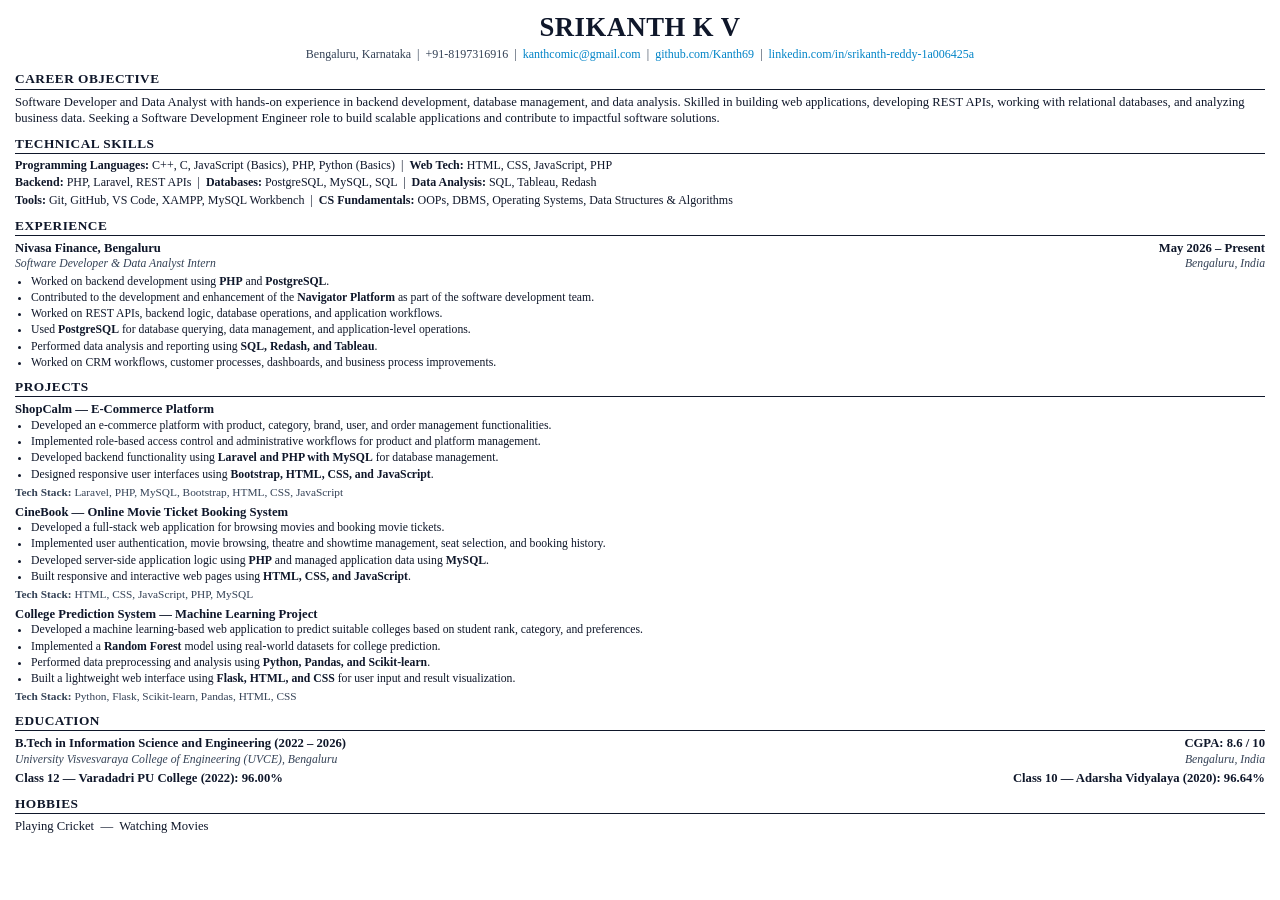
<file: resume.html>
<!DOCTYPE html>
<html lang="en">
<head>
  <meta charset="UTF-8">
  <title>Srikanth K V — Resume</title>
  <style>
    @page {
      size: A4;
      margin: 8mm 12mm;
    }
    * {
      box-sizing: border-box;
      margin: 0;
      padding: 0;
    }
    body {
      font-family: 'Times New Roman', Times, serif, sans-serif;
      color: #0f172a;
      background: #fff;
      line-height: 1.3;
      font-size: 9.5pt;
      padding: 10px 15px;
    }
    .header {
      text-align: center;
      margin-bottom: 8px;
    }
    .name {
      font-size: 20pt;
      font-weight: bold;
      letter-spacing: 0.5px;
      margin-bottom: 2px;
    }
    .contact-info {
      font-size: 9pt;
      color: #334155;
    }
    .contact-info a {
      color: #0284c7;
      text-decoration: none;
    }
    .section-title {
      font-size: 10pt;
      font-weight: bold;
      text-transform: uppercase;
      border-bottom: 1px solid #0f172a;
      padding-bottom: 1px;
      margin-top: 8px;
      margin-bottom: 4px;
      letter-spacing: 0.5px;
    }
    p, ul {
      margin-bottom: 3px;
    }
    ul {
      padding-left: 16px;
    }
    li {
      margin-bottom: 1px;
      font-size: 8.8pt;
    }
    .item-header {
      display: flex;
      justify-content: space-between;
      font-weight: bold;
      font-size: 9.5pt;
    }
    .item-sub {
      display: flex;
      justify-content: space-between;
      font-style: italic;
      color: #334155;
      margin-bottom: 2px;
      font-size: 8.8pt;
    }
    .tech-stack {
      font-size: 8.5pt;
      color: #334155;
      margin-bottom: 4px;
    }
    .skill-category {
      margin-bottom: 2px;
      font-size: 9pt;
    }
    .bold {
      font-weight: bold;
    }
  </style>
</head>
<body>

  <div class="header">
    <div class="name">SRIKANTH K V</div>
    <div class="contact-info">
      Bengaluru, Karnataka &nbsp;|&nbsp; +91-8197316916 &nbsp;|&nbsp; 
      <a href="mailto:kanthcomic@gmail.com">kanthcomic@gmail.com</a> &nbsp;|&nbsp; 
      <a href="https://github.com/Kanth69">github.com/Kanth69</a> &nbsp;|&nbsp; 
      <a href="https://www.linkedin.com/in/srikanth-reddy-1a006425a">linkedin.com/in/srikanth-reddy-1a006425a</a>
    </div>
  </div>

  <div class="section-title">Career Objective</div>
  <p>
    Software Developer and Data Analyst with hands-on experience in backend development, database management, and data analysis. Skilled in building web applications, developing REST APIs, working with relational databases, and analyzing business data. Seeking a Software Development Engineer role to build scalable applications and contribute to impactful software solutions.
  </p>

  <div class="section-title">Technical Skills</div>
  <div class="skill-category"><span class="bold">Programming Languages:</span> C++, C, JavaScript (Basics), PHP, Python (Basics) &nbsp;|&nbsp; <span class="bold">Web Tech:</span> HTML, CSS, JavaScript, PHP</div>
  <div class="skill-category"><span class="bold">Backend:</span> PHP, Laravel, REST APIs &nbsp;|&nbsp; <span class="bold">Databases:</span> PostgreSQL, MySQL, SQL &nbsp;|&nbsp; <span class="bold">Data Analysis:</span> SQL, Tableau, Redash</div>
  <div class="skill-category"><span class="bold">Tools:</span> Git, GitHub, VS Code, XAMPP, MySQL Workbench &nbsp;|&nbsp; <span class="bold">CS Fundamentals:</span> OOPs, DBMS, Operating Systems, Data Structures & Algorithms</div>

  <div class="section-title">Experience</div>
  <div class="item-header">
    <span>Nivasa Finance, Bengaluru</span>
    <span>May 2026 – Present</span>
  </div>
  <div class="item-sub">
    <span>Software Developer &amp; Data Analyst Intern</span>
    <span>Bengaluru, India</span>
  </div>
  <ul>
    <li>Worked on backend development using <strong>PHP</strong> and <strong>PostgreSQL</strong>.</li>
    <li>Contributed to the development and enhancement of the <strong>Navigator Platform</strong> as part of the software development team.</li>
    <li>Worked on REST APIs, backend logic, database operations, and application workflows.</li>
    <li>Used <strong>PostgreSQL</strong> for database querying, data management, and application-level operations.</li>
    <li>Performed data analysis and reporting using <strong>SQL, Redash, and Tableau</strong>.</li>
    <li>Worked on CRM workflows, customer processes, dashboards, and business process improvements.</li>
  </ul>

  <div class="section-title">Projects</div>
  
  <div class="item-header">
    <span>ShopCalm — E-Commerce Platform</span>
  </div>
  <ul>
    <li>Developed an e-commerce platform with product, category, brand, user, and order management functionalities.</li>
    <li>Implemented role-based access control and administrative workflows for product and platform management.</li>
    <li>Developed backend functionality using <strong>Laravel and PHP with MySQL</strong> for database management.</li>
    <li>Designed responsive user interfaces using <strong>Bootstrap, HTML, CSS, and JavaScript</strong>.</li>
  </ul>
  <div class="tech-stack"><span class="bold">Tech Stack:</span> Laravel, PHP, MySQL, Bootstrap, HTML, CSS, JavaScript</div>

  <div class="item-header">
    <span>CineBook — Online Movie Ticket Booking System</span>
  </div>
  <ul>
    <li>Developed a full-stack web application for browsing movies and booking movie tickets.</li>
    <li>Implemented user authentication, movie browsing, theatre and showtime management, seat selection, and booking history.</li>
    <li>Developed server-side application logic using <strong>PHP</strong> and managed application data using <strong>MySQL</strong>.</li>
    <li>Built responsive and interactive web pages using <strong>HTML, CSS, and JavaScript</strong>.</li>
  </ul>
  <div class="tech-stack"><span class="bold">Tech Stack:</span> HTML, CSS, JavaScript, PHP, MySQL</div>

  <div class="item-header">
    <span>College Prediction System — Machine Learning Project</span>
  </div>
  <ul>
    <li>Developed a machine learning-based web application to predict suitable colleges based on student rank, category, and preferences.</li>
    <li>Implemented a <strong>Random Forest</strong> model using real-world datasets for college prediction.</li>
    <li>Performed data preprocessing and analysis using <strong>Python, Pandas, and Scikit-learn</strong>.</li>
    <li>Built a lightweight web interface using <strong>Flask, HTML, and CSS</strong> for user input and result visualization.</li>
  </ul>
  <div class="tech-stack"><span class="bold">Tech Stack:</span> Python, Flask, Scikit-learn, Pandas, HTML, CSS</div>

  <div class="section-title">Education</div>
  <div class="item-header">
    <span>B.Tech in Information Science and Engineering (2022 – 2026)</span>
    <span>CGPA: 8.6 / 10</span>
  </div>
  <div class="item-sub">
    <span>University Visvesvaraya College of Engineering (UVCE), Bengaluru</span>
    <span>Bengaluru, India</span>
  </div>

  <div class="item-header" style="margin-top: 3px;">
    <span>Class 12 — Varadadri PU College (2022): 96.00%</span>
    <span>Class 10 — Adarsha Vidyalaya (2020): 96.64%</span>
  </div>

  <div class="section-title">Hobbies</div>
  <p>Playing Cricket &nbsp;—&nbsp; Watching Movies</p>

</body>
</html>
</file>
<file: style.css>
/* ==========================================================================
   SRIKANTH K V — SOFTWARE DEVELOPER PORTFOLIO STYLESHEET
   Pure CSS3, Zero Frameworks, 100% Mobile Responsive & Production Ready
   ========================================================================== */

/* --------------------------------------------------------------------------
   1. CSS VARIABLES & THEME DEFINITION
   -------------------------------------------------------------------------- */
:root {
  /* Color Palette - Premium Developer Dark Theme */
  --bg-main: #0a0d14;
  --bg-surface: #111622;
  --bg-surface-hover: #161e2e;
  --bg-surface-elevated: #1a2336;
  --bg-glass: rgba(17, 22, 34, 0.88);
  
  /* Borders */
  --border-subtle: rgba(255, 255, 255, 0.08);
  --border-medium: rgba(255, 255, 255, 0.14);
  --border-accent: rgba(56, 189, 248, 0.35);
  --border-glow: rgba(56, 189, 248, 0.5);

  /* Accents */
  --accent-cyan: #38bdf8;
  --accent-cyan-glow: rgba(56, 189, 248, 0.15);
  --accent-emerald: #10b981;
  --accent-emerald-glow: rgba(16, 185, 129, 0.15);
  --accent-purple: #818cf8;
  --accent-amber: #f59e0b;
  --accent-rose: #f43f5e;
  --accent-blue: #3b82f6;

  /* Text Colors */
  --text-primary: #f3f4f6;
  --text-secondary: #9ca3af;
  --text-muted: #6b7280;
  --text-inverse: #090d16;

  /* Typography */
  --font-sans: 'Inter', -apple-system, BlinkMacSystemFont, 'Segoe UI', Roboto, sans-serif;
  --font-mono: 'JetBrains Mono', Consolas, 'Fira Code', monospace;

  /* Spacing & Layout */
  --container-max-width: 1200px;
  --nav-height: 72px;
  --radius-sm: 6px;
  --radius-md: 10px;
  --radius-lg: 16px;
  --radius-xl: 24px;
  --radius-full: 9999px;

  /* Transitions & Shadows */
  --transition-fast: 0.2s cubic-bezier(0.16, 1, 0.3, 1);
  --transition-normal: 0.3s cubic-bezier(0.16, 1, 0.3, 1);
  --shadow-card: 0 10px 30px -10px rgba(0, 0, 0, 0.5);
  --shadow-glow: 0 0 25px rgba(56, 189, 248, 0.12);
}

/* --------------------------------------------------------------------------
   2. RESET & BASE STYLES
   -------------------------------------------------------------------------- */
*, *::before, *::after {
  box-sizing: border-box;
  margin: 0;
  padding: 0;
}

html {
  scroll-behavior: smooth;
  font-size: 16px;
  background-color: var(--bg-main);
  color: var(--text-primary);
  text-rendering: optimizeLegibility;
  -webkit-font-smoothing: antialiased;
  -moz-osx-font-smoothing: grayscale;
  overflow-x: hidden;
  width: 100%;
}

body {
  font-family: var(--font-sans);
  line-height: 1.6;
  overflow-x: hidden;
  width: 100%;
  position: relative;
  min-height: 100vh;
}

/* Selection highlight */
::selection {
  background-color: var(--accent-cyan-glow);
  color: var(--accent-cyan);
}

a {
  color: inherit;
  text-decoration: none;
  transition: color var(--transition-fast);
}

button, input, textarea, select {
  font-family: inherit;
  font-size: inherit;
  color: inherit;
  background: none;
  border: none;
  outline: none;
}

button {
  cursor: pointer;
  touch-action: manipulation;
}

ul, ol {
  list-style: none;
}

img, svg {
  display: block;
  max-width: 100%;
}

/* Custom Scrollbar */
::-webkit-scrollbar {
  width: 8px;
}
::-webkit-scrollbar-track {
  background: var(--bg-main);
}
::-webkit-scrollbar-thumb {
  background: var(--bg-surface-elevated);
  border-radius: var(--radius-full);
}
::-webkit-scrollbar-thumb:hover {
  background: var(--text-muted);
}

/* --------------------------------------------------------------------------
   3. BACKGROUND & GLOW EFFECTS
   -------------------------------------------------------------------------- */
.bg-grid-overlay {
  position: fixed;
  top: 0;
  left: 0;
  width: 100vw;
  height: 100vh;
  pointer-events: none;
  z-index: -2;
  background-image: 
    linear-gradient(to right, rgba(255, 255, 255, 0.02) 1px, transparent 1px),
    linear-gradient(to bottom, rgba(255, 255, 255, 0.02) 1px, transparent 1px);
  background-size: 50px 50px;
  mask-image: radial-gradient(ellipse 70% 60% at 50% 10%, #000 40%, transparent 100%);
  -webkit-mask-image: radial-gradient(ellipse 70% 60% at 50% 10%, #000 40%, transparent 100%);
}

.bg-glow-blur {
  position: fixed;
  border-radius: 50%;
  filter: blur(140px);
  pointer-events: none;
  z-index: -1;
  opacity: 0.3;
}

.bg-glow-1 {
  width: 400px;
  height: 400px;
  top: -100px;
  right: -100px;
  background: radial-gradient(circle, var(--accent-cyan) 0%, transparent 70%);
}

.bg-glow-2 {
  width: 450px;
  height: 450px;
  bottom: 10%;
  left: -150px;
  background: radial-gradient(circle, var(--accent-purple) 0%, transparent 70%);
}

/* --------------------------------------------------------------------------
   4. LAYOUT & CONTAINERS
   -------------------------------------------------------------------------- */
.container {
  width: 100%;
  max-width: var(--container-max-width);
  margin: 0 auto;
  padding: 0 1.25rem;
}

.section {
  padding: 5rem 0;
  position: relative;
}

.section-header {
  margin-bottom: 3rem;
}

.section-subtitle {
  font-family: var(--font-mono);
  font-size: 0.8125rem;
  color: var(--accent-cyan);
  font-weight: 500;
  letter-spacing: 0.05em;
  display: block;
  margin-bottom: 0.4rem;
}

.section-title {
  font-size: clamp(1.75rem, 4vw, 2.25rem);
  font-weight: 800;
  letter-spacing: -0.02em;
  color: var(--text-primary);
  display: flex;
  align-items: center;
  gap: 1rem;
}

.section-line {
  height: 2px;
  width: 70px;
  background: linear-gradient(90deg, var(--accent-cyan), transparent);
  margin-top: 0.6rem;
  border-radius: var(--radius-full);
}

/* --------------------------------------------------------------------------
   5. BUTTONS & BADGES
   -------------------------------------------------------------------------- */
.btn {
  display: inline-flex;
  align-items: center;
  justify-content: center;
  gap: 0.5rem;
  padding: 0.75rem 1.4rem;
  font-size: 0.9375rem;
  font-weight: 600;
  border-radius: var(--radius-md);
  transition: all var(--transition-normal);
  white-space: nowrap;
  user-select: none;
  min-height: 44px; /* Accessible Mobile Touch Target */
}

.btn-primary {
  background: var(--text-primary);
  color: var(--text-inverse);
  box-shadow: 0 4px 14px rgba(255, 255, 255, 0.15);
}

.btn-primary:hover {
  background: #ffffff;
  transform: translateY(-2px);
  box-shadow: 0 6px 20px rgba(255, 255, 255, 0.25);
}

.btn-secondary {
  background: var(--bg-surface);
  color: var(--text-primary);
  border: 1px solid var(--border-medium);
}

.btn-secondary:hover {
  background: var(--bg-surface-hover);
  border-color: var(--accent-cyan);
  color: var(--accent-cyan);
  transform: translateY(-2px);
}

.btn-outline {
  background: transparent;
  color: var(--text-primary);
  border: 1px solid var(--border-subtle);
}

.btn-outline:hover {
  border-color: var(--accent-cyan);
  color: var(--accent-cyan);
  background: var(--accent-cyan-glow);
}

.btn-sm {
  padding: 0.45rem 0.9rem;
  font-size: 0.8125rem;
  min-height: 38px;
  border-radius: var(--radius-sm);
}

.btn-block {
  width: 100%;
}

.btn-icon {
  width: 18px;
  height: 18px;
  flex-shrink: 0;
}

.btn-arrow {
  width: 18px;
  height: 18px;
  flex-shrink: 0;
  transition: transform var(--transition-fast);
}

.btn-icon-hover:hover .btn-arrow {
  transform: translateX(4px);
}

.status-pill {
  display: inline-flex;
  align-items: center;
  gap: 0.5rem;
  padding: 0.35rem 0.85rem;
  border-radius: var(--radius-full);
  background: var(--accent-emerald-glow);
  border: 1px solid rgba(16, 185, 129, 0.3);
  font-size: 0.8125rem;
  font-weight: 500;
  color: var(--accent-emerald);
}

.status-dot {
  width: 8px;
  height: 8px;
  border-radius: 50%;
  background: var(--accent-emerald);
  box-shadow: 0 0 10px var(--accent-emerald);
  animation: pulse 2s infinite;
  flex-shrink: 0;
}

@keyframes pulse {
  0% { transform: scale(0.95); box-shadow: 0 0 0 0 rgba(16, 185, 129, 0.7); }
  70% { transform: scale(1); box-shadow: 0 0 0 8px rgba(16, 185, 129, 0); }
  100% { transform: scale(0.95); box-shadow: 0 0 0 0 rgba(16, 185, 129, 0); }
}

.tech-pill {
  font-family: var(--font-mono);
  font-size: 0.75rem;
  padding: 0.25rem 0.65rem;
  border-radius: var(--radius-sm);
  background: var(--bg-surface-elevated);
  color: var(--text-secondary);
  border: 1px solid var(--border-subtle);
  display: inline-block;
}

.tech-featured {
  background: rgba(56, 189, 248, 0.12);
  border-color: rgba(56, 189, 248, 0.35);
  color: var(--accent-cyan);
  font-weight: 600;
}

.badge-featured {
  border-color: rgba(56, 189, 248, 0.35) !important;
  background: rgba(56, 189, 248, 0.1) !important;
  color: var(--text-primary) !important;
  font-weight: 600 !important;
}

/* --------------------------------------------------------------------------
   6. STICKY NAVIGATION
   -------------------------------------------------------------------------- */
.navbar-header {
  position: fixed;
  top: 0;
  left: 0;
  width: 100%;
  height: var(--nav-height);
  z-index: 1000;
  transition: all var(--transition-normal);
  background: transparent;
}

.navbar-header.scrolled {
  background: var(--bg-glass);
  backdrop-filter: blur(14px);
  -webkit-backdrop-filter: blur(14px);
  border-bottom: 1px solid var(--border-subtle);
  box-shadow: 0 4px 20px rgba(0, 0, 0, 0.4);
}

.navbar-container {
  height: 100%;
  display: flex;
  align-items: center;
  justify-content: space-between;
}

.nav-brand {
  font-family: var(--font-mono);
  font-size: 1.15rem;
  font-weight: 700;
  color: var(--text-primary);
  letter-spacing: -0.02em;
}

.brand-code {
  color: var(--text-muted);
}

.brand-accent {
  color: var(--accent-cyan);
}

.desktop-nav .nav-links {
  display: flex;
  align-items: center;
  gap: 1.75rem;
}

.nav-link {
  font-size: 0.9375rem;
  font-weight: 500;
  color: var(--text-secondary);
  position: relative;
  padding: 0.25rem 0;
}

.nav-link:hover,
.nav-link.active {
  color: var(--text-primary);
}

.nav-link::after {
  content: '';
  position: absolute;
  bottom: -4px;
  left: 0;
  width: 0%;
  height: 2px;
  background: var(--accent-cyan);
  transition: width var(--transition-fast);
  border-radius: var(--radius-full);
}

.nav-link:hover::after,
.nav-link.active::after {
  width: 100%;
}

.nav-actions {
  display: flex;
  align-items: center;
  gap: 1rem;
}

/* Mobile Navigation Toggle Button */
.mobile-toggle {
  display: none;
  flex-direction: column;
  justify-content: space-between;
  width: 32px;
  height: 22px;
  padding: 2px;
  background: transparent;
  border: none;
  z-index: 1001;
}

.hamburger-line {
  width: 100%;
  height: 2px;
  background: var(--text-primary);
  border-radius: 2px;
  transition: all var(--transition-normal);
}

.mobile-toggle[aria-expanded="true"] .hamburger-line:nth-child(1) {
  transform: translateY(8px) rotate(45deg);
}

.mobile-toggle[aria-expanded="true"] .hamburger-line:nth-child(2) {
  opacity: 0;
}

.mobile-toggle[aria-expanded="true"] .hamburger-line:nth-child(3) {
  transform: translateY(-8px) rotate(-45deg);
}

/* Mobile Drawer Overlay */
.mobile-drawer {
  position: fixed;
  top: 0;
  right: 0;
  width: 100vw;
  height: 100vh;
  z-index: 999;
  visibility: hidden;
  opacity: 0;
  transition: opacity var(--transition-normal), visibility var(--transition-normal);
}

.mobile-drawer.open {
  visibility: visible;
  opacity: 1;
}

.mobile-drawer-backdrop {
  position: absolute;
  top: 0;
  left: 0;
  width: 100%;
  height: 100%;
  background: rgba(0, 0, 0, 0.75);
  backdrop-filter: blur(8px);
  -webkit-backdrop-filter: blur(8px);
}

.mobile-drawer-content {
  position: absolute;
  top: 0;
  right: 0;
  width: 85%;
  max-width: 340px;
  height: 100%;
  background: #0d121c;
  border-left: 1px solid var(--border-medium);
  padding: 2rem 1.5rem;
  display: flex;
  flex-direction: column;
  justify-content: space-between;
  transform: translateX(100%);
  transition: transform var(--transition-normal);
  overflow-y: auto;
}

.mobile-drawer.open .mobile-drawer-content {
  transform: translateX(0);
}

.mobile-drawer-header {
  display: flex;
  align-items: center;
  justify-content: space-between;
  font-family: var(--font-mono);
}

.drawer-close {
  font-size: 2rem;
  line-height: 1;
  color: var(--text-secondary);
  padding: 0.25rem 0.5rem;
}

.mobile-status {
  margin: 1.25rem 0;
  width: 100%;
  justify-content: center;
  font-size: 0.75rem;
}

.mobile-nav ul {
  display: flex;
  flex-direction: column;
  gap: 1rem;
}

.mobile-nav-link {
  font-size: 1.1rem;
  font-weight: 600;
  color: var(--text-secondary);
  display: block;
  padding: 0.5rem 0;
}

.mobile-nav-link:hover {
  color: var(--accent-cyan);
}

.mobile-socials {
  display: flex;
  gap: 1.25rem;
  justify-content: center;
  padding-top: 1.25rem;
  border-top: 1px solid var(--border-subtle);
}

.mobile-socials .icon {
  width: 22px;
  height: 22px;
  color: var(--text-secondary);
}

/* --------------------------------------------------------------------------
   7. HERO SECTION & DEVELOPER TERMINAL
   -------------------------------------------------------------------------- */
.hero-section {
  padding-top: calc(var(--nav-height) + 2rem);
  padding-bottom: 4rem;
  min-height: 85vh;
  display: flex;
  align-items: center;
}

.hero-grid {
  display: grid;
  grid-template-columns: 1.1fr 0.9fr;
  gap: 3rem;
  align-items: center;
}

.hero-badge {
  display: inline-flex;
  align-items: center;
  gap: 0.5rem;
  padding: 0.35rem 0.85rem;
  background: var(--bg-surface);
  border: 1px solid var(--border-subtle);
  border-radius: var(--radius-full);
  font-size: 0.8125rem;
  color: var(--text-secondary);
  margin-bottom: 1.25rem;
  max-width: 100%;
}

.location-icon svg {
  width: 14px;
  height: 14px;
  color: var(--accent-cyan);
  flex-shrink: 0;
}

.hero-title {
  font-size: clamp(2rem, 5.5vw, 3.5rem);
  font-weight: 800;
  line-height: 1.15;
  letter-spacing: -0.03em;
  margin-bottom: 0.75rem;
  word-break: break-word;
}

.text-gradient {
  background: linear-gradient(135deg, var(--text-primary) 0%, var(--accent-cyan) 100%);
  -webkit-background-clip: text;
  -webkit-text-fill-color: transparent;
}

.hero-subtitle-wrapper {
  display: flex;
  align-items: center;
  gap: 0.75rem;
  flex-wrap: wrap;
  margin-bottom: 1.25rem;
}

.hero-subtitle {
  font-size: clamp(1.1rem, 3.5vw, 1.4rem);
  font-weight: 600;
  color: var(--text-secondary);
}

.hero-subtitle-divider {
  width: 6px;
  height: 6px;
  border-radius: 50%;
  background: var(--accent-cyan);
  flex-shrink: 0;
}

.tech-accent-pill {
  font-family: var(--font-mono);
  font-size: 0.8125rem;
  padding: 0.25rem 0.75rem;
  background: var(--accent-cyan-glow);
  color: var(--accent-cyan);
  border-radius: var(--radius-sm);
  border: 1px solid rgba(56, 189, 248, 0.2);
}

.hero-description {
  font-size: clamp(0.95rem, 2.5vw, 1.125rem);
  color: var(--text-secondary);
  line-height: 1.65;
  margin-bottom: 2rem;
  max-width: 580px;
}

.hero-ctas {
  display: flex;
  align-items: center;
  gap: 1rem;
  margin-bottom: 2rem;
  flex-wrap: wrap;
}

.hero-socials {
  display: flex;
  align-items: center;
  gap: 1rem;
  flex-wrap: wrap;
}

.socials-label {
  font-size: 0.8125rem;
  color: var(--text-muted);
  font-weight: 500;
}

.social-links {
  display: flex;
  align-items: center;
  gap: 0.6rem;
  flex-wrap: wrap;
}

.social-btn {
  display: inline-flex;
  align-items: center;
  gap: 0.4rem;
  padding: 0.4rem 0.75rem;
  background: var(--bg-surface);
  border: 1px solid var(--border-subtle);
  border-radius: var(--radius-sm);
  font-size: 0.8125rem;
  font-weight: 500;
  color: var(--text-secondary);
  transition: all var(--transition-fast);
}

.social-btn svg {
  width: 15px;
  height: 15px;
  flex-shrink: 0;
}

.social-btn:hover {
  background: var(--bg-surface-hover);
  border-color: var(--accent-cyan);
  color: var(--text-primary);
  transform: translateY(-2px);
}

/* Developer IDE / Terminal Styling */
.hero-terminal-container {
  width: 100%;
}

.terminal-card {
  background: var(--bg-surface);
  border: 1px solid var(--border-medium);
  border-radius: var(--radius-lg);
  box-shadow: var(--shadow-card), var(--shadow-glow);
  overflow: hidden;
  position: relative;
  width: 100%;
}

.terminal-header {
  background: #0d121c;
  padding: 0.65rem 0.85rem;
  display: flex;
  align-items: center;
  justify-content: space-between;
  border-bottom: 1px solid var(--border-subtle);
}

.window-controls {
  display: flex;
  align-items: center;
  gap: 5px;
  flex-shrink: 0;
}

.window-controls .control {
  width: 10px;
  height: 10px;
  border-radius: 50%;
}

.control.close { background: #ef4444; }
.control.minimize { background: #f59e0b; }
.control.maximize { background: #10b981; }

.terminal-tabs {
  display: flex;
  gap: 0.35rem;
}

.terminal-tab {
  display: flex;
  align-items: center;
  gap: 0.35rem;
  padding: 0.25rem 0.6rem;
  border-radius: var(--radius-sm);
  font-family: var(--font-mono);
  font-size: 0.75rem;
  color: var(--text-muted);
  background: transparent;
  transition: all var(--transition-fast);
}

.terminal-tab.active {
  background: var(--bg-surface);
  color: var(--text-primary);
  border: 1px solid var(--border-subtle);
}

.tab-icon {
  width: 12px;
  height: 12px;
  flex-shrink: 0;
}

.terminal-copy-btn {
  padding: 0.25rem;
  color: var(--text-muted);
  border-radius: var(--radius-sm);
  transition: color var(--transition-fast);
  flex-shrink: 0;
}

.terminal-copy-btn:hover {
  color: var(--accent-cyan);
}

.terminal-copy-btn svg {
  width: 15px;
  height: 15px;
}

.terminal-body {
  padding: 1rem 1.25rem;
  font-family: var(--font-mono);
  font-size: 0.8125rem;
  line-height: 1.6;
  min-height: 280px;
}

.terminal-pane {
  display: none;
}

.terminal-pane.active {
  display: block;
}

/* Syntax Highlighting */
.code-keyword { color: #f472b6; font-weight: 500; }
.code-type { color: #38bdf8; }
.code-variable { color: #fbbf24; }
.code-property { color: #a7f3d0; }
.code-string { color: #34d399; }
.code-number { color: #f87171; }

.code-block {
  overflow-x: auto;
  white-space: pre-wrap;
  word-break: break-word;
}

/* CLI Output */
.cli-line {
  margin-bottom: 0.5rem;
}

.cli-prompt {
  color: var(--accent-cyan);
  font-weight: 600;
  margin-right: 0.4rem;
}

.cli-cmd {
  color: var(--text-primary);
}

.cli-result {
  color: var(--text-secondary);
  padding-left: 0.75rem;
  margin-bottom: 0.75rem;
  border-left: 2px solid var(--border-subtle);
  font-size: 0.8125rem;
}

.cli-input-line {
  display: flex;
  align-items: center;
  margin-top: 1rem;
}

.cli-input {
  flex: 1;
  font-family: var(--font-mono);
  font-size: 0.8125rem;
  color: var(--text-primary);
  margin-left: 0.4rem;
  min-width: 0;
}

.text-emerald {
  color: var(--accent-emerald) !important;
}

.terminal-footer {
  background: #0a0d14;
  padding: 0.35rem 0.85rem;
  border-top: 1px solid var(--border-subtle);
  display: flex;
  align-items: center;
  justify-content: space-between;
  font-family: var(--font-mono);
  font-size: 0.7rem;
  color: var(--text-muted);
}

.term-status {
  display: flex;
  align-items: center;
  gap: 0.35rem;
}

.status-indicator {
  width: 6px;
  height: 6px;
  border-radius: 50%;
  background: var(--accent-emerald);
}

/* --------------------------------------------------------------------------
   8. ABOUT SECTION & RECRUITER HIGHLIGHTS
   -------------------------------------------------------------------------- */
.about-grid {
  display: grid;
  grid-template-columns: 1.2fr 0.8fr;
  gap: 2.5rem;
  align-items: start;
}

.lead-paragraph {
  font-size: 1.1rem;
  color: var(--text-primary);
  line-height: 1.7;
}

.about-paragraph {
  color: var(--text-secondary);
  margin-bottom: 1.25rem;
  font-size: 0.9375rem;
}

.about-highlights {
  display: grid;
  grid-template-columns: repeat(2, 1fr);
  gap: 1.25rem;
  margin-top: 1.75rem;
}

.highlight-item {
  display: flex;
  gap: 0.85rem;
}

.highlight-icon {
  width: 36px;
  height: 36px;
  border-radius: var(--radius-md);
  background: var(--accent-cyan-glow);
  border: 1px solid rgba(56, 189, 248, 0.2);
  display: flex;
  align-items: center;
  justify-content: center;
  flex-shrink: 0;
  color: var(--accent-cyan);
}

.highlight-icon svg {
  width: 18px;
  height: 18px;
}

.highlight-info h4 {
  font-size: 0.875rem;
  font-weight: 600;
  color: var(--text-primary);
  margin-bottom: 0.2rem;
}

.highlight-info p {
  font-size: 0.7813rem;
  color: var(--text-muted);
  line-height: 1.4;
}

.info-card {
  background: var(--bg-surface);
  border: 1px solid var(--border-medium);
  border-radius: var(--radius-lg);
  padding: 1.5rem;
  box-shadow: var(--shadow-card);
}

.info-card-header {
  display: flex;
  align-items: center;
  gap: 0.75rem;
  margin-bottom: 1.25rem;
  padding-bottom: 0.85rem;
  border-bottom: 1px solid var(--border-subtle);
}

.info-icon {
  width: 22px;
  height: 22px;
  color: var(--accent-cyan);
}

.info-card-header h3 {
  font-size: 1.05rem;
  font-weight: 700;
}

.quick-facts-list li {
  display: flex;
  justify-content: space-between;
  align-items: center;
  padding: 0.65rem 0;
  border-bottom: 1px dashed var(--border-subtle);
  font-size: 0.8438rem;
  gap: 0.5rem;
}

.quick-facts-list li:last-child {
  border-bottom: none;
}

.fact-label {
  color: var(--text-muted);
  flex-shrink: 0;
}

.fact-value {
  font-weight: 600;
  color: var(--text-primary);
  word-break: break-word;
  text-align: right;
}

.highlight-text {
  color: var(--accent-cyan);
}

.status-available {
  color: var(--accent-emerald);
}

/* --------------------------------------------------------------------------
   9. TECHNICAL SKILLS SECTION
   -------------------------------------------------------------------------- */
.skills-grid {
  display: grid;
  grid-template-columns: repeat(3, 1fr);
  gap: 1.25rem;
}

.skill-category-card {
  background: var(--bg-surface);
  border: 1px solid var(--border-subtle);
  border-radius: var(--radius-lg);
  padding: 1.5rem;
  transition: all var(--transition-normal);
  position: relative;
}

.skill-category-card:hover {
  border-color: var(--border-accent);
  transform: translateY(-3px);
  box-shadow: var(--shadow-card), var(--shadow-glow);
}

.skill-card-header {
  display: flex;
  align-items: center;
  gap: 0.75rem;
  margin-bottom: 0.65rem;
}

.category-icon {
  width: 34px;
  height: 34px;
  border-radius: var(--radius-md);
  display: flex;
  align-items: center;
  justify-content: center;
  flex-shrink: 0;
}

.category-icon svg {
  width: 18px;
  height: 18px;
}

.icon-cyan { background: rgba(56, 189, 248, 0.15); color: var(--accent-cyan); }
.icon-emerald { background: rgba(16, 185, 129, 0.15); color: var(--accent-emerald); }
.icon-purple { background: rgba(129, 140, 248, 0.15); color: var(--accent-purple); }
.icon-blue { background: rgba(59, 130, 246, 0.15); color: var(--accent-blue); }
.icon-amber { background: rgba(245, 158, 11, 0.15); color: var(--accent-amber); }
.icon-rose { background: rgba(244, 63, 94, 0.15); color: var(--accent-rose); }

.skill-card-header h3 {
  font-size: 1rem;
  font-weight: 700;
}

.category-desc {
  font-size: 0.7813rem;
  color: var(--text-muted);
  margin-bottom: 1rem;
  line-height: 1.4;
}

.skill-badges {
  display: flex;
  flex-wrap: wrap;
  gap: 0.4rem;
}

.skill-badge {
  display: inline-flex;
  align-items: center;
  gap: 0.35rem;
  padding: 0.3rem 0.65rem;
  background: var(--bg-surface-elevated);
  border: 1px solid var(--border-subtle);
  border-radius: var(--radius-sm);
  font-size: 0.7813rem;
  font-weight: 500;
  color: var(--text-secondary);
  transition: all var(--transition-fast);
}

.skill-category-card:hover .skill-badge {
  border-color: var(--border-medium);
  color: var(--text-primary);
}

.badge-dot {
  width: 6px;
  height: 6px;
  border-radius: 50%;
  flex-shrink: 0;
}

.dot-cpp { background: #60a5fa; }
.dot-c { background: #93c5fd; }
.dot-python { background: #facc15; }
.dot-js { background: #fde047; }
.dot-php { background: #a78bfa; }
.dot-laravel { background: #f87171; }
.dot-api { background: #38bdf8; }
.dot-html { background: #fb923c; }
.dot-css { background: #38bdf8; }
.dot-bootstrap { background: #c084fc; }
.dot-mysql { background: #38bdf8; }
.dot-postgres { background: #60a5fa; }
.dot-sql { background: #a7f3d0; }
.dot-git { background: #fb923c; }
.dot-github { background: #e5e7eb; }
.dot-vscode { background: #38bdf8; }
.dot-xampp { background: #fbbf24; }
.dot-linux { background: #facc15; }
.dot-tableau { background: #60a5fa; }
.dot-redash { background: #f472b6; }

/* --------------------------------------------------------------------------
   10. EXPERIENCE TIMELINE SECTION
   -------------------------------------------------------------------------- */
.timeline-container {
  position: relative;
  max-width: 840px;
  margin: 0 auto;
}

.timeline-track {
  position: absolute;
  top: 0;
  bottom: 0;
  left: 20px;
  width: 2px;
  background: linear-gradient(180deg, var(--accent-cyan) 0%, var(--border-subtle) 100%);
}

.timeline-item {
  position: relative;
  padding-left: 55px;
  margin-bottom: 2rem;
}

.timeline-dot {
  position: absolute;
  left: 13px;
  top: 22px;
  width: 16px;
  height: 16px;
  border-radius: 50%;
  background: var(--bg-main);
  border: 3px solid var(--accent-cyan);
  box-shadow: 0 0 12px var(--accent-cyan);
}

.timeline-card {
  background: var(--bg-surface);
  border: 1px solid var(--border-subtle);
  border-radius: var(--radius-lg);
  padding: 1.75rem;
  transition: all var(--transition-normal);
}

.timeline-card:hover {
  border-color: var(--border-accent);
  box-shadow: var(--shadow-card);
}

.timeline-header {
  display: flex;
  justify-content: space-between;
  align-items: flex-start;
  margin-bottom: 1rem;
  flex-wrap: wrap;
  gap: 0.5rem;
}

.timeline-role {
  font-size: 1.15rem;
  font-weight: 700;
  color: var(--text-primary);
}

.timeline-company {
  font-size: 0.95rem;
  font-weight: 600;
  color: var(--accent-cyan);
  margin-top: 0.15rem;
}

.badge-date {
  font-family: var(--font-mono);
  font-size: 0.75rem;
  padding: 0.2rem 0.65rem;
  background: var(--bg-surface-elevated);
  border: 1px solid var(--border-subtle);
  color: var(--text-secondary);
  border-radius: var(--radius-full);
}

.timeline-description {
  color: var(--text-secondary);
  font-size: 0.9rem;
  margin-bottom: 1rem;
}

.timeline-bullets {
  margin-bottom: 1.25rem;
  padding-left: 1.1rem;
  color: var(--text-secondary);
  font-size: 0.8438rem;
}

.timeline-bullets li {
  list-style: disc;
  margin-bottom: 0.4rem;
}

.timeline-tags {
  display: flex;
  flex-wrap: wrap;
  gap: 0.4rem;
}

.timeline-tags .tag {
  font-size: 0.72rem;
  padding: 0.2rem 0.55rem;
  background: rgba(255, 255, 255, 0.04);
  border-radius: var(--radius-sm);
  color: var(--text-muted);
}

/* --------------------------------------------------------------------------
   11. FEATURED PROJECTS SECTION
   -------------------------------------------------------------------------- */
.featured-project-card {
  background: var(--bg-surface);
  border: 1px solid var(--border-medium);
  border-radius: var(--radius-xl);
  padding: 2.25rem;
  margin-bottom: 2.5rem;
  position: relative;
  box-shadow: var(--shadow-card);
  overflow: hidden;
}

.featured-badge {
  display: inline-flex;
  align-items: center;
  gap: 0.4rem;
  padding: 0.35rem 0.85rem;
  background: linear-gradient(135deg, rgba(245, 158, 11, 0.2) 0%, rgba(245, 158, 11, 0.05) 100%);
  border: 1px solid rgba(245, 158, 11, 0.3);
  border-radius: var(--radius-full);
  font-family: var(--font-mono);
  font-size: 0.72rem;
  font-weight: 600;
  color: var(--accent-amber);
  margin-bottom: 1.25rem;
}

.star-icon {
  width: 14px;
  height: 14px;
}

.featured-grid {
  display: grid;
  grid-template-columns: 1.1fr 0.9fr;
  gap: 2rem;
  align-items: center;
}

.featured-title {
  font-size: clamp(1.75rem, 4vw, 2.25rem);
  font-weight: 800;
  letter-spacing: -0.02em;
  margin-bottom: 0.25rem;
}

.featured-subtitle {
  font-size: 1.05rem;
  color: var(--accent-cyan);
  font-weight: 600;
  margin-bottom: 1rem;
}

.featured-desc {
  color: var(--text-secondary);
  font-size: 0.9rem;
  line-height: 1.6;
  margin-bottom: 1.25rem;
}

.featured-features-grid {
  display: grid;
  grid-template-columns: repeat(2, 1fr);
  gap: 0.65rem;
  margin-bottom: 1.5rem;
}

.feature-item {
  display: flex;
  align-items: center;
  gap: 0.4rem;
  font-size: 0.8125rem;
  color: var(--text-secondary);
}

.check-icon {
  width: 15px;
  height: 15px;
  color: var(--accent-emerald);
  flex-shrink: 0;
}

.tech-stack-row {
  display: flex;
  flex-wrap: wrap;
  gap: 0.4rem;
  margin-bottom: 1.75rem;
}

.project-actions {
  display: flex;
  align-items: center;
  gap: 0.85rem;
  flex-wrap: wrap;
}

/* Architecture Visual Mockup */
.architecture-window {
  background: #0b0f17;
  border: 1px solid var(--border-subtle);
  border-radius: var(--radius-lg);
  overflow: hidden;
  width: 100%;
}

.window-bar {
  background: #141a26;
  padding: 0.5rem 0.85rem;
  display: flex;
  align-items: center;
  gap: 5px;
  border-bottom: 1px solid var(--border-subtle);
}

.window-bar .dot {
  width: 9px;
  height: 9px;
  border-radius: 50%;
}

.window-bar .dot.red { background: #ef4444; }
.window-bar .dot.yellow { background: #f59e0b; }
.window-bar .dot.green { background: #10b981; }

.window-title {
  font-family: var(--font-mono);
  font-size: 0.72rem;
  color: var(--text-muted);
  margin-left: auto;
}

.architecture-diagram {
  padding: 1.25rem;
  display: flex;
  flex-direction: column;
  gap: 0.65rem;
}

.arch-node {
  background: var(--bg-surface);
  border: 1px solid var(--border-subtle);
  border-radius: var(--radius-md);
  padding: 0.65rem 0.85rem;
  display: flex;
  flex-direction: column;
}

.node-type {
  font-family: var(--font-mono);
  font-size: 0.65rem;
  color: var(--accent-cyan);
  font-weight: 600;
  letter-spacing: 0.05em;
}

.node-title {
  font-size: 0.8438rem;
  font-weight: 700;
  color: var(--text-primary);
}

.node-tech {
  font-size: 0.72rem;
  color: var(--text-muted);
}

.arch-connector {
  display: flex;
  align-items: center;
  justify-content: center;
  gap: 0.35rem;
  font-family: var(--font-mono);
  font-size: 0.6875rem;
  color: var(--text-muted);
}

.arch-connector svg {
  width: 13px;
  height: 13px;
  color: var(--accent-cyan);
}

/* Secondary Projects Grid */
.projects-grid {
  display: grid;
  grid-template-columns: repeat(2, 1fr);
  gap: 1.25rem;
}

.project-card {
  background: var(--bg-surface);
  border: 1px solid var(--border-subtle);
  border-radius: var(--radius-lg);
  padding: 1.75rem;
  display: flex;
  flex-direction: column;
  justify-content: space-between;
  transition: all var(--transition-normal);
}

.project-card:hover {
  border-color: var(--border-accent);
  transform: translateY(-3px);
  box-shadow: var(--shadow-card), var(--shadow-glow);
}

.project-card-header {
  display: flex;
  justify-content: space-between;
  align-items: center;
  margin-bottom: 1rem;
}

.project-folder-icon svg {
  width: 28px;
  height: 28px;
  color: var(--accent-cyan);
}

.project-links a {
  color: var(--text-secondary);
  transition: color var(--transition-fast);
}

.project-links a:hover {
  color: var(--text-primary);
}

.project-links svg {
  width: 18px;
  height: 18px;
}

.project-title {
  font-size: 1.25rem;
  font-weight: 700;
  margin-bottom: 0.2rem;
}

.project-subtitle {
  font-size: 0.8125rem;
  color: var(--accent-cyan);
  font-weight: 500;
  margin-bottom: 0.85rem;
}

.project-description {
  font-size: 0.8438rem;
  color: var(--text-secondary);
  line-height: 1.55;
  margin-bottom: 0.85rem;
}

.project-bullets {
  padding-left: 1.1rem;
  margin-bottom: 1.25rem;
  font-size: 0.7813rem;
  color: var(--text-muted);
}

.project-bullets li {
  list-style: disc;
  margin-bottom: 0.3rem;
}

.project-footer {
  margin-top: auto;
}

/* --------------------------------------------------------------------------
   12. EDUCATION SECTION & SCHOOLING GRID
   -------------------------------------------------------------------------- */
.education-grid {
  display: flex;
  flex-direction: column;
  gap: 1.25rem;
}

.education-card {
  background: var(--bg-surface);
  border: 1px solid var(--border-subtle);
  border-radius: var(--radius-xl);
  padding: 2rem;
  box-shadow: var(--shadow-card);
}

.edu-header {
  display: flex;
  align-items: flex-start;
  gap: 1.25rem;
  margin-bottom: 1.5rem;
  padding-bottom: 1.25rem;
  border-bottom: 1px solid var(--border-subtle);
  flex-wrap: wrap;
}

.edu-icon {
  width: 44px;
  height: 44px;
  border-radius: var(--radius-md);
  background: var(--accent-cyan-glow);
  border: 1px solid rgba(56, 189, 248, 0.25);
  display: flex;
  align-items: center;
  justify-content: center;
  color: var(--accent-cyan);
  flex-shrink: 0;
}

.edu-icon svg {
  width: 24px;
  height: 24px;
}

.edu-details {
  flex: 1;
  min-width: 200px;
}

.edu-degree {
  font-size: 1.2rem;
  font-weight: 800;
  color: var(--text-primary);
}

.edu-college {
  font-size: 0.9rem;
  color: var(--accent-cyan);
  font-weight: 500;
  margin-top: 0.2rem;
}

.edu-year {
  font-family: var(--font-mono);
  font-size: 0.7813rem;
  color: var(--text-muted);
  display: inline-block;
  margin-top: 0.2rem;
}

.edu-score-badge {
  display: flex;
  flex-direction: column;
  align-items: flex-end;
  justify-content: center;
  background: var(--bg-surface-elevated);
  border: 1px solid var(--border-medium);
  padding: 0.5rem 1rem;
  border-radius: var(--radius-md);
}

.score-label {
  font-family: var(--font-mono);
  font-size: 0.6875rem;
  color: var(--text-muted);
  text-transform: uppercase;
  letter-spacing: 0.05em;
}

.score-value {
  font-size: 1.35rem;
  font-weight: 800;
  color: var(--accent-emerald);
}

.coursework-title {
  font-size: 0.875rem;
  font-weight: 600;
  color: var(--text-secondary);
  margin-bottom: 0.85rem;
}

.coursework-grid {
  display: flex;
  flex-wrap: wrap;
  gap: 0.5rem;
}

.course-chip {
  font-size: 0.7813rem;
  padding: 0.3rem 0.75rem;
  background: var(--bg-surface-elevated);
  border: 1px solid var(--border-subtle);
  border-radius: var(--radius-sm);
  color: var(--text-secondary);
}

/* Schooling Grid (PUC & 10th) */
.schooling-grid {
  display: grid;
  grid-template-columns: repeat(2, 1fr);
  gap: 1.25rem;
}

.school-card {
  background: var(--bg-surface);
  border: 1px solid var(--border-subtle);
  border-radius: var(--radius-lg);
  padding: 1.25rem 1.5rem;
  display: flex;
  align-items: center;
  justify-content: space-between;
  transition: all var(--transition-fast);
  gap: 1rem;
}

.school-card:hover {
  border-color: var(--border-accent);
}

.school-info h4 {
  font-size: 0.95rem;
  font-weight: 700;
  color: var(--text-primary);
}

.school-name {
  font-size: 0.8125rem;
  color: var(--accent-cyan);
}

.school-year {
  font-family: var(--font-mono);
  font-size: 0.72rem;
  color: var(--text-muted);
}

.school-score {
  background: var(--bg-surface-elevated);
  border: 1px solid var(--border-subtle);
  padding: 0.4rem 0.85rem;
  border-radius: var(--radius-md);
  flex-shrink: 0;
}

.score-num {
  font-size: 1.15rem;
  font-weight: 800;
  color: var(--accent-emerald);
}

/* --------------------------------------------------------------------------
   13. CONTACT SECTION
   -------------------------------------------------------------------------- */
.contact-box {
  background: var(--bg-surface);
  border: 1px solid var(--border-medium);
  border-radius: var(--radius-xl);
  padding: 3rem 2.5rem;
  box-shadow: var(--shadow-card), var(--shadow-glow);
}

.contact-header {
  text-align: center;
  max-width: 620px;
  margin: 0 auto 2.5rem auto;
}

.contact-heading {
  font-size: clamp(1.8rem, 5vw, 2.5rem);
  font-weight: 800;
  margin-bottom: 0.85rem;
  letter-spacing: -0.02em;
}

.contact-subtext {
  font-size: clamp(0.9rem, 2.5vw, 1.05rem);
  color: var(--text-secondary);
  line-height: 1.6;
}

.contact-cards-grid {
  display: grid;
  grid-template-columns: repeat(3, 1fr);
  gap: 1.25rem;
  margin-bottom: 2.5rem;
}

.contact-card {
  background: var(--bg-surface-elevated);
  border: 1px solid var(--border-subtle);
  border-radius: var(--radius-lg);
  padding: 1.25rem;
  display: flex;
  flex-direction: column;
  gap: 0.85rem;
  transition: all var(--transition-normal);
  position: relative;
}

.contact-card.card-link:hover {
  border-color: var(--accent-cyan);
  transform: translateY(-3px);
}

.c-card-icon svg {
  width: 22px;
  height: 22px;
  color: var(--accent-cyan);
}

.c-card-info {
  display: flex;
  flex-direction: column;
}

.c-card-label {
  font-size: 0.72rem;
  font-family: var(--font-mono);
  color: var(--text-muted);
  text-transform: uppercase;
}

.c-card-value {
  font-size: 0.875rem;
  font-weight: 600;
  color: var(--text-primary);
  word-break: break-all;
}

.c-card-actions {
  display: flex;
  gap: 0.5rem;
  margin-top: auto;
}

.external-icon {
  position: absolute;
  top: 1.25rem;
  right: 1.25rem;
  width: 15px;
  height: 15px;
  color: var(--text-muted);
  transition: color var(--transition-fast);
}

.contact-card.card-link:hover .external-icon {
  color: var(--accent-cyan);
}

/* Mailto Form */
.contact-form-wrapper {
  max-width: 640px;
  margin: 0 auto;
  padding-top: 2rem;
  border-top: 1px solid var(--border-subtle);
}

.form-title {
  font-size: 1.1rem;
  font-weight: 700;
  margin-bottom: 1.25rem;
  text-align: center;
}

.contact-form {
  display: flex;
  flex-direction: column;
  gap: 1rem;
}

.form-row {
  display: grid;
  grid-template-columns: repeat(2, 1fr);
  gap: 1rem;
}

.form-group {
  display: flex;
  flex-direction: column;
  gap: 0.4rem;
}

.form-group label {
  font-size: 0.8125rem;
  font-weight: 600;
  color: var(--text-secondary);
}

.form-input {
  background: var(--bg-main);
  border: 1px solid var(--border-subtle);
  border-radius: var(--radius-md);
  padding: 0.7rem 0.85rem;
  font-size: 0.875rem;
  color: var(--text-primary);
  transition: border-color var(--transition-fast);
  width: 100%;
}

.form-input:focus {
  border-color: var(--accent-cyan);
  box-shadow: 0 0 0 3px var(--accent-cyan-glow);
}

.form-textarea {
  resize: vertical;
  min-height: 110px;
}

/* --------------------------------------------------------------------------
   14. FOOTER & BACK TO TOP
   -------------------------------------------------------------------------- */
.footer {
  background: #07090f;
  border-top: 1px solid var(--border-subtle);
  padding-top: 3.5rem;
}

.footer-container {
  display: flex;
  justify-content: space-between;
  align-items: center;
  margin-bottom: 2.5rem;
  flex-wrap: wrap;
  gap: 1.5rem;
}

.footer-tagline {
  font-size: 0.8125rem;
  color: var(--text-muted);
  margin-top: 0.4rem;
}

.footer-links {
  display: flex;
  gap: 1.25rem;
  flex-wrap: wrap;
}

.footer-links a {
  font-size: 0.8438rem;
  color: var(--text-secondary);
}

.footer-links a:hover {
  color: var(--accent-cyan);
}

.back-to-top {
  display: inline-flex;
  align-items: center;
  gap: 0.4rem;
  padding: 0.45rem 0.85rem;
  background: var(--bg-surface);
  border: 1px solid var(--border-subtle);
  border-radius: var(--radius-md);
  font-size: 0.8125rem;
  color: var(--text-secondary);
  transition: all var(--transition-fast);
}

.back-to-top svg {
  width: 15px;
  height: 15px;
}

.back-to-top:hover {
  background: var(--bg-surface-hover);
  color: var(--accent-cyan);
  border-color: var(--accent-cyan);
}

.footer-bottom {
  padding: 1.25rem 0;
  border-top: 1px solid rgba(255, 255, 255, 0.04);
  font-size: 0.7813rem;
  color: var(--text-muted);
}

.footer-bottom-flex {
  display: flex;
  justify-content: space-between;
  align-items: center;
  flex-wrap: wrap;
  gap: 0.85rem;
}

.footer-code-badge {
  font-family: var(--font-mono);
  font-size: 0.72rem;
  color: var(--accent-emerald);
}

/* --------------------------------------------------------------------------
   15. MODALS & TOAST NOTIFICATIONS
   -------------------------------------------------------------------------- */
.modal {
  position: fixed;
  top: 0;
  left: 0;
  width: 100vw;
  height: 100vh;
  z-index: 2000;
  display: flex;
  align-items: center;
  justify-content: center;
  padding: 1rem;
  visibility: hidden;
  opacity: 0;
  transition: opacity var(--transition-normal), visibility var(--transition-normal);
}

.modal.active {
  visibility: visible;
  opacity: 1;
}

.modal-backdrop {
  position: absolute;
  top: 0;
  left: 0;
  width: 100%;
  height: 100%;
  background: rgba(0, 0, 0, 0.8);
  backdrop-filter: blur(8px);
  -webkit-backdrop-filter: blur(8px);
}

.modal-content {
  position: relative;
  width: 100%;
  max-width: 580px;
  background: var(--bg-surface);
  border: 1px solid var(--border-medium);
  border-radius: var(--radius-xl);
  overflow: hidden;
  box-shadow: 0 20px 50px rgba(0, 0, 0, 0.7);
  transform: translateY(20px);
  transition: transform var(--transition-normal);
  max-height: 90vh;
  display: flex;
  flex-direction: column;
}

.modal.active .modal-content {
  transform: translateY(0);
}

.modal-lg {
  max-width: 780px;
}

.modal-header {
  padding: 1rem 1.25rem;
  background: var(--bg-surface-elevated);
  border-bottom: 1px solid var(--border-subtle);
  display: flex;
  justify-content: space-between;
  align-items: center;
}

.modal-header h3 {
  font-size: 1.05rem;
  font-weight: 700;
}

.modal-close {
  font-size: 1.5rem;
  line-height: 1;
  color: var(--text-muted);
  padding: 0.2rem 0.4rem;
}

.modal-close:hover {
  color: var(--text-primary);
}

.modal-body {
  padding: 1.25rem;
  overflow-y: auto;
  flex: 1;
}

.modal-footer {
  padding: 1rem 1.25rem;
  border-top: 1px solid var(--border-subtle);
  display: flex;
  justify-content: flex-end;
  gap: 0.75rem;
  flex-wrap: wrap;
}

.resume-preview-box {
  background: var(--bg-main);
  padding: 1.25rem;
  border-radius: var(--radius-md);
  border: 1px solid var(--border-subtle);
  font-size: 0.8438rem;
}

.r-header {
  text-align: center;
  margin-bottom: 0.85rem;
}

.r-header h4 {
  font-size: 1.15rem;
  font-weight: 800;
}

.r-divider {
  border: 0;
  height: 1px;
  background: var(--border-subtle);
  margin: 0.85rem 0;
}

.r-section {
  margin-bottom: 0.85rem;
}

.r-section h5 {
  font-size: 0.7813rem;
  font-family: var(--font-mono);
  color: var(--accent-cyan);
  margin-bottom: 0.35rem;
}

.r-sub {
  color: var(--text-muted);
  font-size: 0.7813rem;
}

.demo-modal-body h4 {
  font-size: 1.05rem;
  margin-bottom: 0.4rem;
}

.demo-modal-body p {
  color: var(--text-secondary);
  font-size: 0.8438rem;
  margin-bottom: 1.25rem;
}

.demo-spec-grid {
  display: grid;
  grid-template-columns: repeat(2, 1fr);
  gap: 0.85rem;
}

.spec-box {
  background: var(--bg-main);
  padding: 0.85rem;
  border-radius: var(--radius-md);
  border: 1px solid var(--border-subtle);
}

.spec-title {
  font-size: 0.8125rem;
  font-weight: 700;
  color: var(--accent-cyan);
  display: block;
  margin-bottom: 0.2rem;
}

.spec-box p {
  font-size: 0.7813rem;
  margin-bottom: 0;
}

/* Toast Container */
.toast-container {
  position: fixed;
  bottom: 1.5rem;
  right: 1.5rem;
  z-index: 3000;
  display: flex;
  flex-direction: column;
  gap: 0.5rem;
  max-width: calc(100vw - 3rem);
}

.toast {
  background: var(--bg-surface-elevated);
  border: 1px solid var(--accent-emerald);
  color: var(--text-primary);
  padding: 0.65rem 1rem;
  border-radius: var(--radius-md);
  font-size: 0.8438rem;
  box-shadow: var(--shadow-card);
  display: flex;
  align-items: center;
  gap: 0.5rem;
  animation: slideInRight 0.3s cubic-bezier(0.16, 1, 0.3, 1);
}

@keyframes slideInRight {
  from { transform: translateX(100%); opacity: 0; }
  to { transform: translateX(0); opacity: 1; }
}

/* --------------------------------------------------------------------------
   16. SCROLL REVEAL ANIMATIONS
   -------------------------------------------------------------------------- */
.reveal {
  opacity: 0;
  transform: translateY(25px);
  transition: opacity 0.7s cubic-bezier(0.16, 1, 0.3, 1), transform 0.7s cubic-bezier(0.16, 1, 0.3, 1);
}

.reveal.active {
  opacity: 1;
  transform: translateY(0);
}

/* --------------------------------------------------------------------------
   17. COMPREHENSIVE RESPONSIVE BREAKPOINTS (1200px, 992px, 768px, 480px, 375px)
   -------------------------------------------------------------------------- */
@media (max-width: 1200px) {
  .skills-grid { grid-template-columns: repeat(2, 1fr); }
}

@media (max-width: 992px) {
  .hero-grid {
    grid-template-columns: 1fr;
    gap: 2.5rem;
  }
  
  .about-grid {
    grid-template-columns: 1fr;
    gap: 2rem;
  }

  .featured-grid {
    grid-template-columns: 1fr;
    gap: 2rem;
  }

  .contact-cards-grid {
    grid-template-columns: 1fr;
  }

  .desktop-nav {
    display: none;
  }

  .d-none-mobile {
    display: none !important;
  }

  .mobile-toggle {
    display: flex;
  }
}

@media (max-width: 768px) {
  .section { padding: 3.5rem 0; }
  
  /* Compact Timeline for Mobile */
  .timeline-item {
    padding-left: 36px;
  }
  .timeline-track {
    left: 10px;
  }
  .timeline-dot {
    left: 3px;
    top: 20px;
    width: 14px;
    height: 14px;
  }
  .timeline-card {
    padding: 1.25rem;
  }
  
  .projects-grid { grid-template-columns: 1fr; }
  .skills-grid { grid-template-columns: 1fr; }
  .schooling-grid { grid-template-columns: 1fr; }
  .about-highlights { grid-template-columns: 1fr; }
  .form-row { grid-template-columns: 1fr; }
  .contact-box { padding: 2rem 1.25rem; }
  .featured-project-card { padding: 1.5rem; }
  .featured-features-grid { grid-template-columns: 1fr; }
  .demo-spec-grid { grid-template-columns: 1fr; }
  .education-card { padding: 1.5rem; }
  .edu-score-badge {
    align-items: flex-start;
    margin-top: 0.5rem;
  }
}

@media (max-width: 480px) {
  .container { padding: 0 1rem; }
  .hero-section { padding-top: calc(var(--nav-height) + 1.5rem); }
  .hero-ctas { flex-direction: column; align-items: stretch; width: 100%; }
  .hero-ctas .btn { width: 100%; text-align: center; }
  .hero-socials { flex-direction: column; align-items: flex-start; width: 100%; }
  .social-links { width: 100%; flex-direction: column; }
  .social-btn { width: 100%; justify-content: center; }
  
  .terminal-tabs span { display: none; }
  .terminal-header { padding: 0.5rem 0.75rem; }
  .terminal-body { padding: 0.85rem; font-size: 0.75rem; min-height: 240px; }
  .cli-result { font-size: 0.75rem; }

  .quick-facts-list li {
    flex-direction: column;
    align-items: flex-start;
    gap: 0.2rem;
  }
  .fact-value {
    text-align: left;
  }

  .school-card {
    flex-direction: column;
    align-items: flex-start;
    gap: 0.5rem;
  }
  .school-score {
    align-self: flex-start;
  }

  .footer-container {
    flex-direction: column;
    align-items: flex-start;
    gap: 1.5rem;
  }
  .footer-links {
    flex-direction: column;
    gap: 0.75rem;
  }
}

@media (max-width: 375px) {
  .hero-title { font-size: 1.75rem; }
  .section-title { font-size: 1.5rem; }
  .btn { padding: 0.65rem 1rem; font-size: 0.875rem; }
  .contact-box { padding: 1.5rem 1rem; }
}

@media (prefers-reduced-motion: reduce) {
  *, *::before, *::after {
    animation-duration: 0.01ms !important;
    animation-iteration-count: 1 !important;
    transition-duration: 0.01ms !important;
    scroll-behavior: auto !important;
  }
  .reveal { opacity: 1 !important; transform: none !important; }
}
</file>
